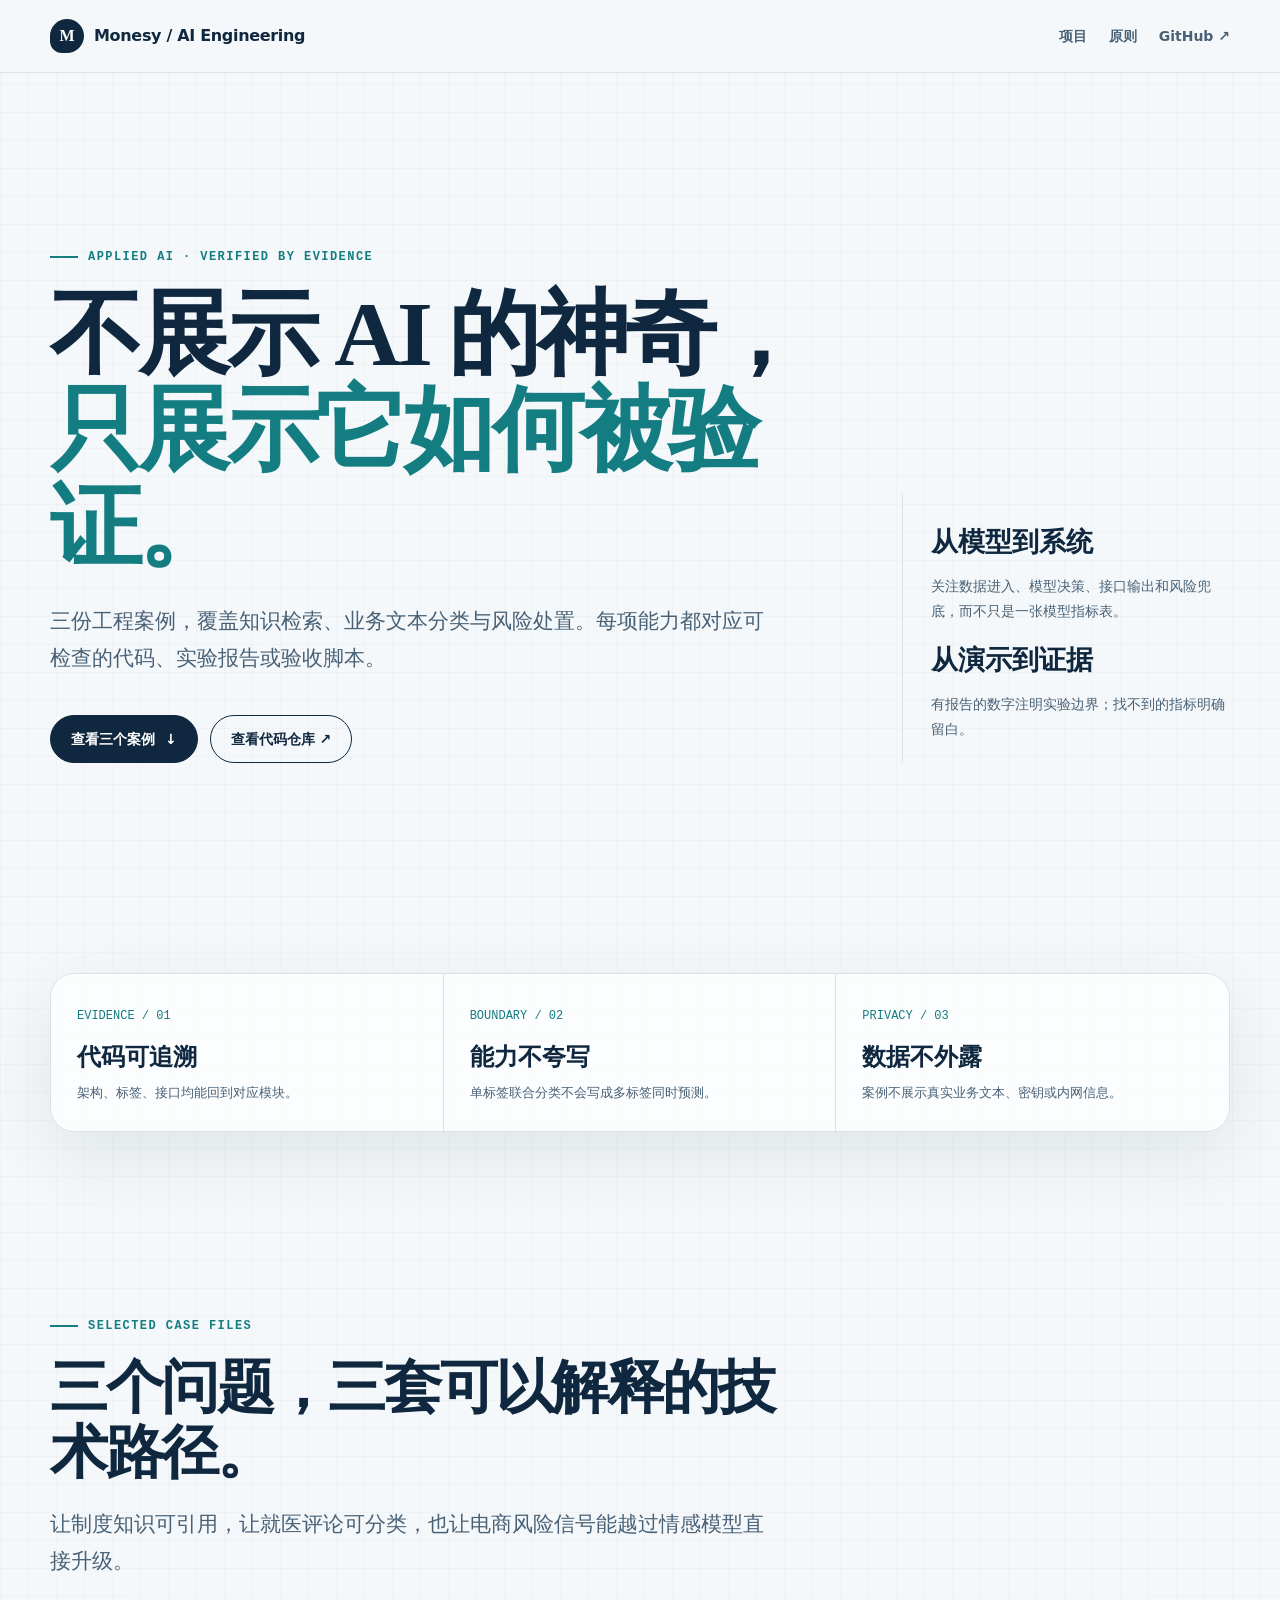
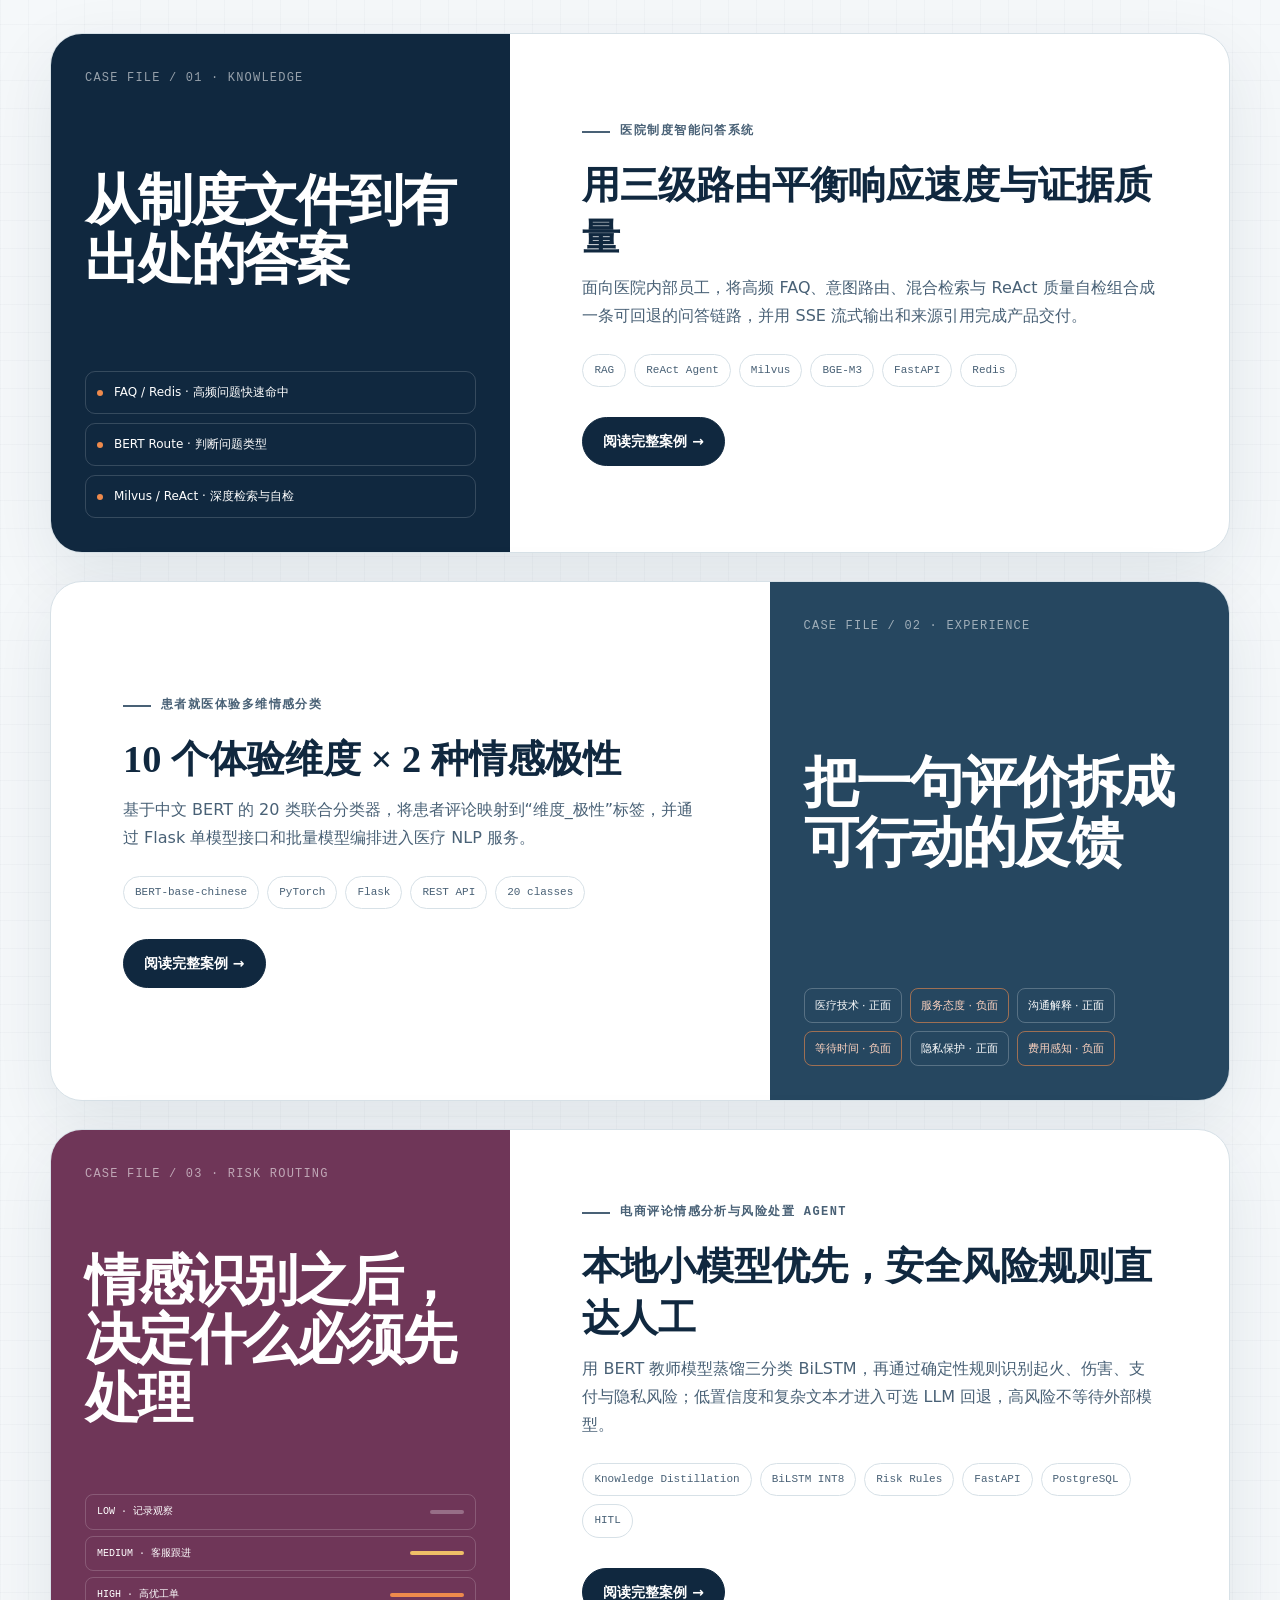
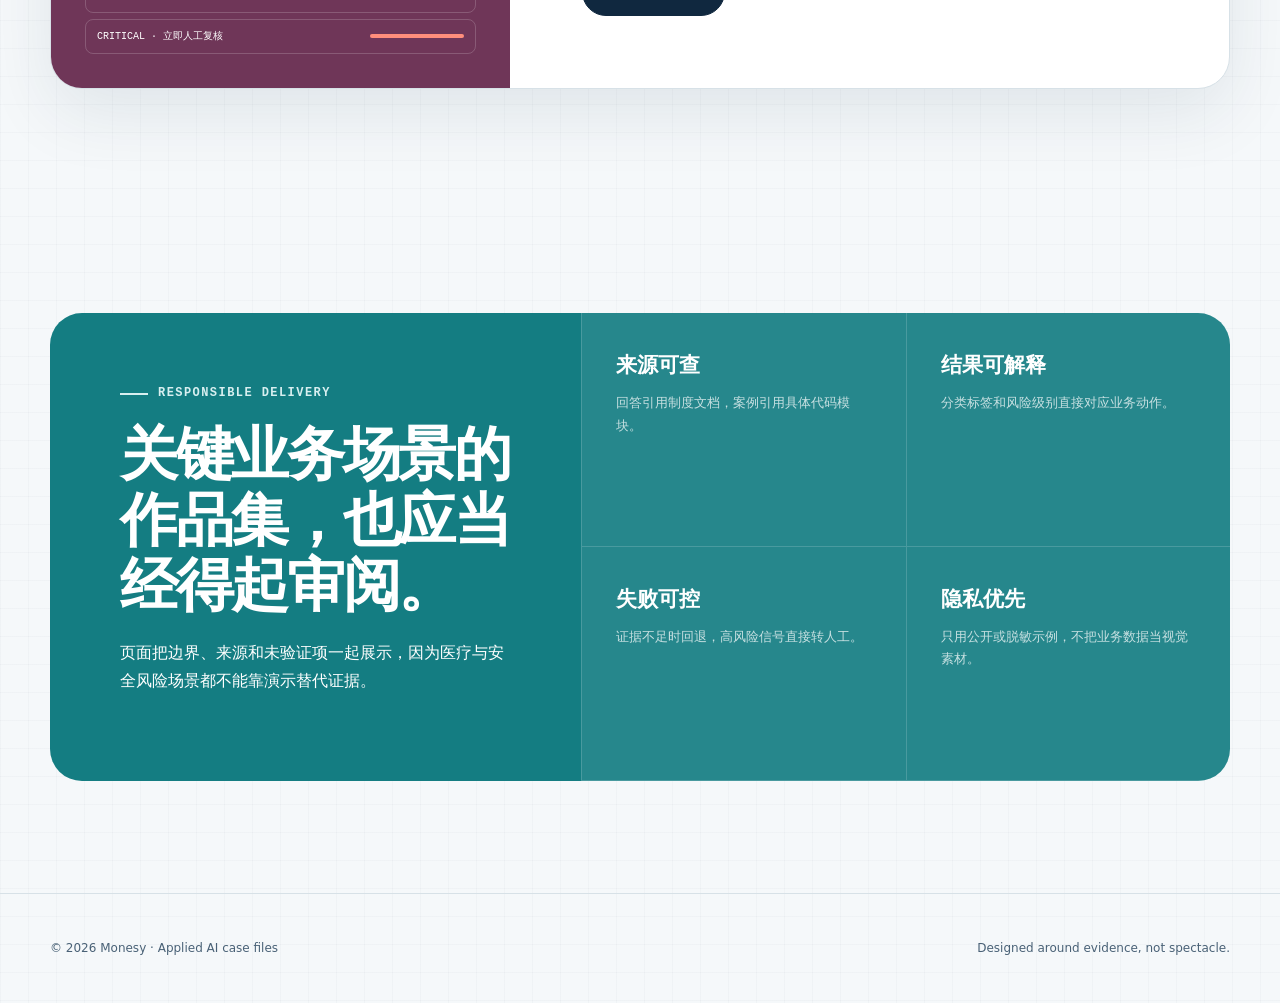
<file: index.html>
<!doctype html>
<html lang="zh-CN">
<head>
  <meta charset="utf-8">
  <meta name="viewport" content="width=device-width, initial-scale=1">
  <meta name="description" content="Monesy 的 AI 工程作品集：医院制度 RAG、患者体验分类与电商评论风险处置 Agent。">
  <meta name="theme-color" content="#10283f">
  <title>Monesy · AI 工程作品集</title>
  <link rel="stylesheet" href="styles.css">
  <script src="script.js" defer></script>
</head>
<body>
  <a class="skip-link" href="#main">跳到主要内容</a>
  <header class="site-header">
    <nav class="nav" aria-label="主导航">
      <a class="brand" href="index.html" aria-label="Monesy 作品集首页">
        <span class="brand-mark" aria-hidden="true">M</span>
        <span>Monesy / AI Engineering</span>
      </a>
      <div class="nav-links">
        <a href="#work">项目</a>
        <a href="#principles">原则</a>
        <a href="https://github.com/MonesyV" target="_blank" rel="noreferrer">GitHub ↗</a>
      </div>
    </nav>
  </header>

  <main id="main">
    <section class="hero">
      <div class="container hero-grid">
        <div data-reveal>
          <p class="eyebrow">Applied AI · Verified by evidence</p>
          <h1>不展示 AI 的神奇，<span class="accent">只展示它如何被验证。</span></h1>
          <p class="lead">三份工程案例，覆盖知识检索、业务文本分类与风险处置。每项能力都对应可检查的代码、实验报告或验收脚本。</p>
          <div class="hero-actions">
            <a class="button" href="#work">查看三个案例 <span aria-hidden="true">↓</span></a>
            <a class="button secondary" href="https://github.com/MonesyV" target="_blank" rel="noreferrer">查看代码仓库 ↗</a>
          </div>
        </div>
        <aside class="hero-aside" data-reveal>
          <strong>从模型到系统</strong>
          <p>关注数据进入、模型决策、接口输出和风险兜底，而不只是一张模型指标表。</p>
          <strong>从演示到证据</strong>
          <p>有报告的数字注明实验边界；找不到的指标明确留白。</p>
        </aside>
      </div>
    </section>

    <section class="section-tight" aria-label="作品集证据原则">
      <div class="container proof-strip" data-reveal>
        <article class="proof-item">
          <span>EVIDENCE / 01</span>
          <strong>代码可追溯</strong>
          <p>架构、标签、接口均能回到对应模块。</p>
        </article>
        <article class="proof-item">
          <span>BOUNDARY / 02</span>
          <strong>能力不夸写</strong>
          <p>单标签联合分类不会写成多标签同时预测。</p>
        </article>
        <article class="proof-item">
          <span>PRIVACY / 03</span>
          <strong>数据不外露</strong>
          <p>案例不展示真实业务文本、密钥或内网信息。</p>
        </article>
      </div>
    </section>

    <section class="section" id="work">
      <div class="container">
        <div class="section-heading" data-reveal>
          <p class="eyebrow">Selected case files</p>
          <h2>三个问题，三套可以解释的技术路径。</h2>
          <p class="lead">让制度知识可引用，让就医评论可分类，也让电商风险信号能越过情感模型直接升级。</p>
        </div>

        <div class="work-list">
          <article class="work-card" data-reveal>
            <div class="work-visual">
              <span class="work-index">CASE FILE / 01 · KNOWLEDGE</span>
              <div class="display">从制度文件到有出处的答案</div>
              <div class="route-mini" aria-label="三级问答路径示意">
                <span>FAQ / Redis · 高频问题快速命中</span>
                <span>BERT Route · 判断问题类型</span>
                <span>Milvus / ReAct · 深度检索与自检</span>
              </div>
            </div>
            <div class="work-body">
              <p class="eyebrow">医院制度智能问答系统</p>
              <h3>用三级路由平衡响应速度与证据质量</h3>
              <p>面向医院内部员工，将高频 FAQ、意图路由、混合检索与 ReAct 质量自检组合成一条可回退的问答链路，并用 SSE 流式输出和来源引用完成产品交付。</p>
              <ul class="tag-list" aria-label="技术栈">
                <li>RAG</li><li>ReAct Agent</li><li>Milvus</li><li>BGE-M3</li><li>FastAPI</li><li>Redis</li>
              </ul>
              <a class="button" href="projects/policy-rag.html">阅读完整案例 →</a>
            </div>
          </article>

          <article class="work-card" data-reveal>
            <div class="work-visual">
              <span class="work-index">CASE FILE / 02 · EXPERIENCE</span>
              <div class="display">把一句评价拆成可行动的反馈</div>
              <div class="label-cloud" aria-label="示例联合标签">
                <span>医疗技术 · 正面</span><span class="negative">服务态度 · 负面</span>
                <span>沟通解释 · 正面</span><span class="negative">等待时间 · 负面</span>
                <span>隐私保护 · 正面</span><span class="negative">费用感知 · 负面</span>
              </div>
            </div>
            <div class="work-body">
              <p class="eyebrow">患者就医体验多维情感分类</p>
              <h3>10 个体验维度 × 2 种情感极性</h3>
              <p>基于中文 BERT 的 20 类联合分类器，将患者评论映射到“维度_极性”标签，并通过 Flask 单模型接口和批量模型编排进入医疗 NLP 服务。</p>
              <ul class="tag-list" aria-label="技术栈">
                <li>BERT-base-chinese</li><li>PyTorch</li><li>Flask</li><li>REST API</li><li>20 classes</li>
              </ul>
              <a class="button" href="projects/patient-sentiment.html">阅读完整案例 →</a>
            </div>
          </article>

          <article class="work-card review-card" data-reveal>
            <div class="work-visual">
              <span class="work-index">CASE FILE / 03 · RISK ROUTING</span>
              <div class="display">情感识别之后，决定什么必须先处理</div>
              <div class="risk-mini" aria-label="评论风险处置阶梯">
                <span data-level="low">LOW · 记录观察</span>
                <span data-level="medium">MEDIUM · 客服跟进</span>
                <span data-level="high">HIGH · 高优工单</span>
                <span data-level="critical">CRITICAL · 立即人工复核</span>
              </div>
            </div>
            <div class="work-body">
              <p class="eyebrow">电商评论情感分析与风险处置 Agent</p>
              <h3>本地小模型优先，安全风险规则直达人工</h3>
              <p>用 BERT 教师模型蒸馏三分类 BiLSTM，再通过确定性规则识别起火、伤害、支付与隐私风险；低置信度和复杂文本才进入可选 LLM 回退，高风险不等待外部模型。</p>
              <ul class="tag-list" aria-label="技术栈">
                <li>Knowledge Distillation</li><li>BiLSTM INT8</li><li>Risk Rules</li><li>FastAPI</li><li>PostgreSQL</li><li>HITL</li>
              </ul>
              <a class="button" href="projects/review-intelligence.html">阅读完整案例 →</a>
            </div>
          </article>
        </div>
      </div>
    </section>

    <section class="section" id="principles">
      <div class="container ethics-block" data-reveal>
        <div class="ethics-intro">
          <p class="eyebrow" style="color:#d8eff0">Responsible delivery</p>
          <h2>关键业务场景的作品集，也应当经得起审阅。</h2>
          <p>页面把边界、来源和未验证项一起展示，因为医疗与安全风险场景都不能靠演示替代证据。</p>
        </div>
        <ul class="ethics-list">
          <li><strong>来源可查</strong><p>回答引用制度文档，案例引用具体代码模块。</p></li>
          <li><strong>结果可解释</strong><p>分类标签和风险级别直接对应业务动作。</p></li>
          <li><strong>失败可控</strong><p>证据不足时回退，高风险信号直接转人工。</p></li>
          <li><strong>隐私优先</strong><p>只用公开或脱敏示例，不把业务数据当视觉素材。</p></li>
        </ul>
      </div>
    </section>
  </main>

  <footer class="site-footer">
    <div class="container footer-inner">
      <span>© <span data-year></span> Monesy · Applied AI case files</span>
      <span>Designed around evidence, not spectacle.</span>
    </div>
  </footer>
</body>
</html>
</file>
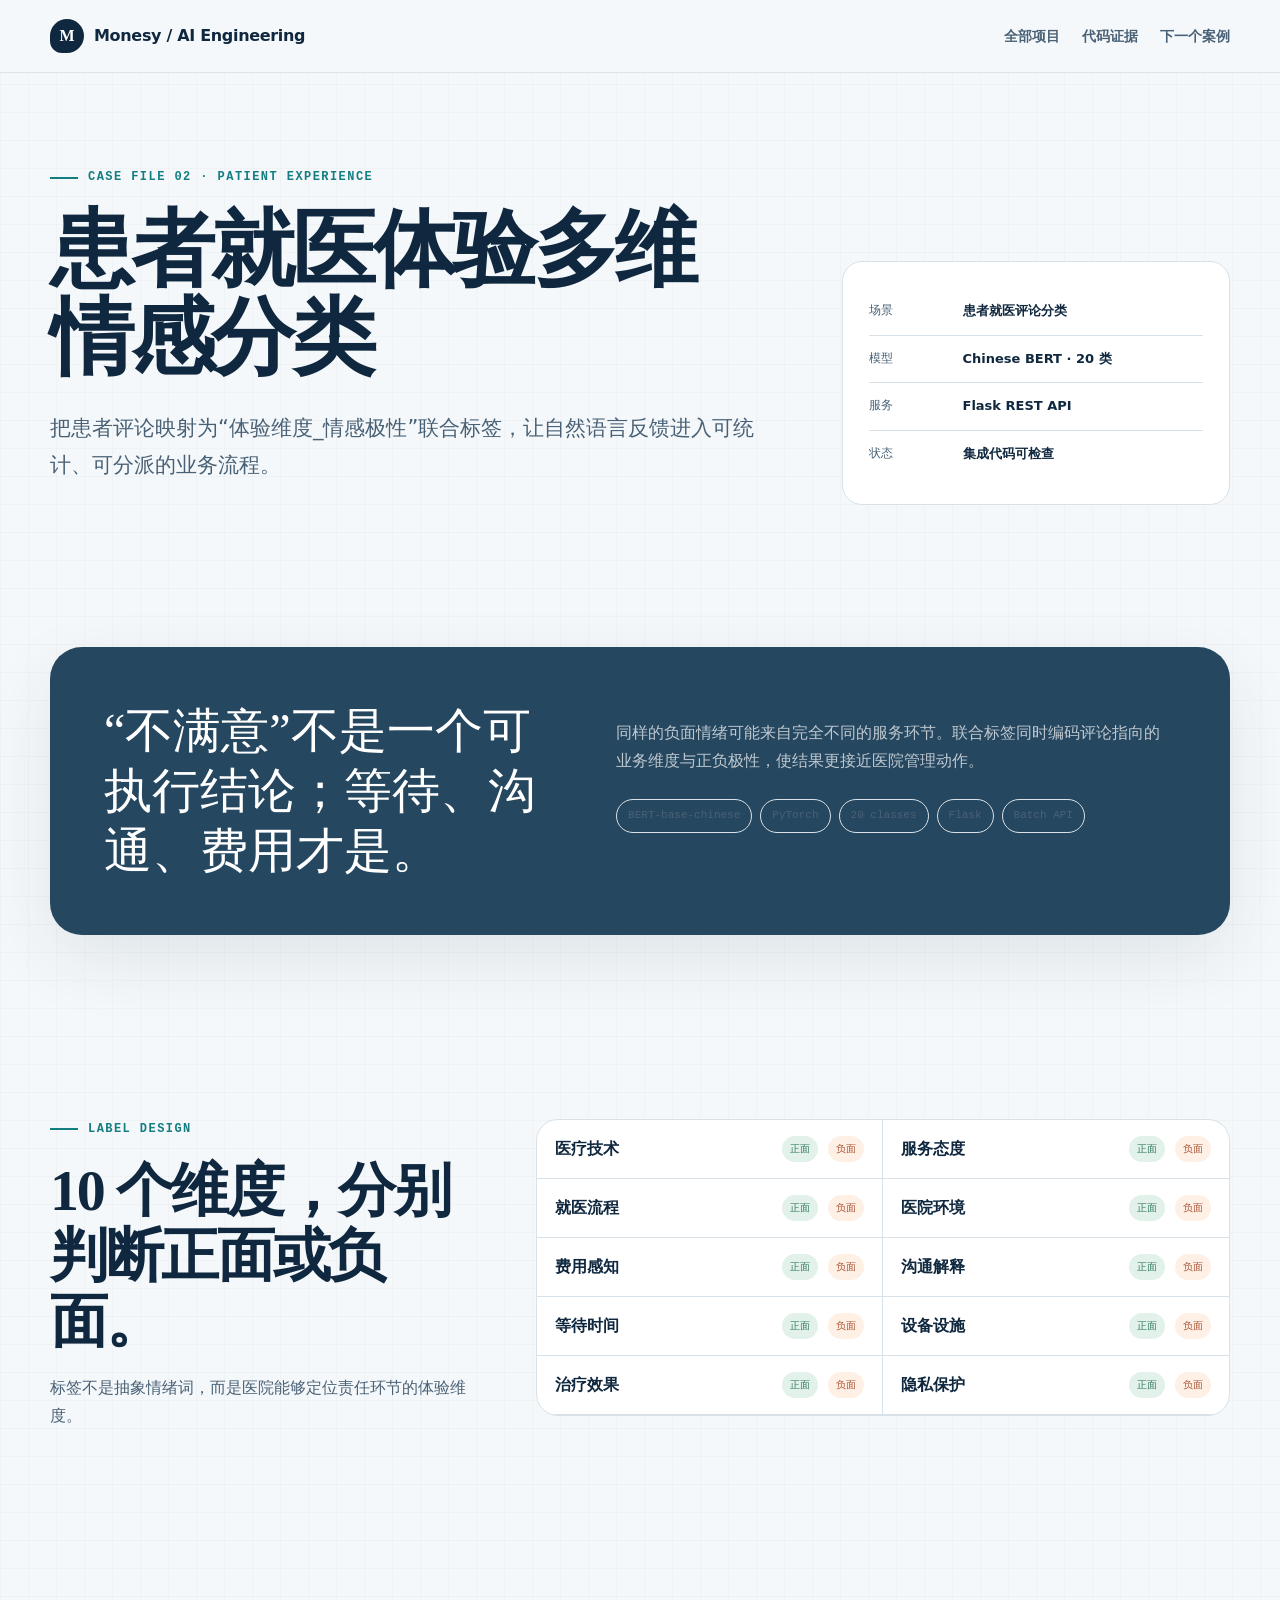
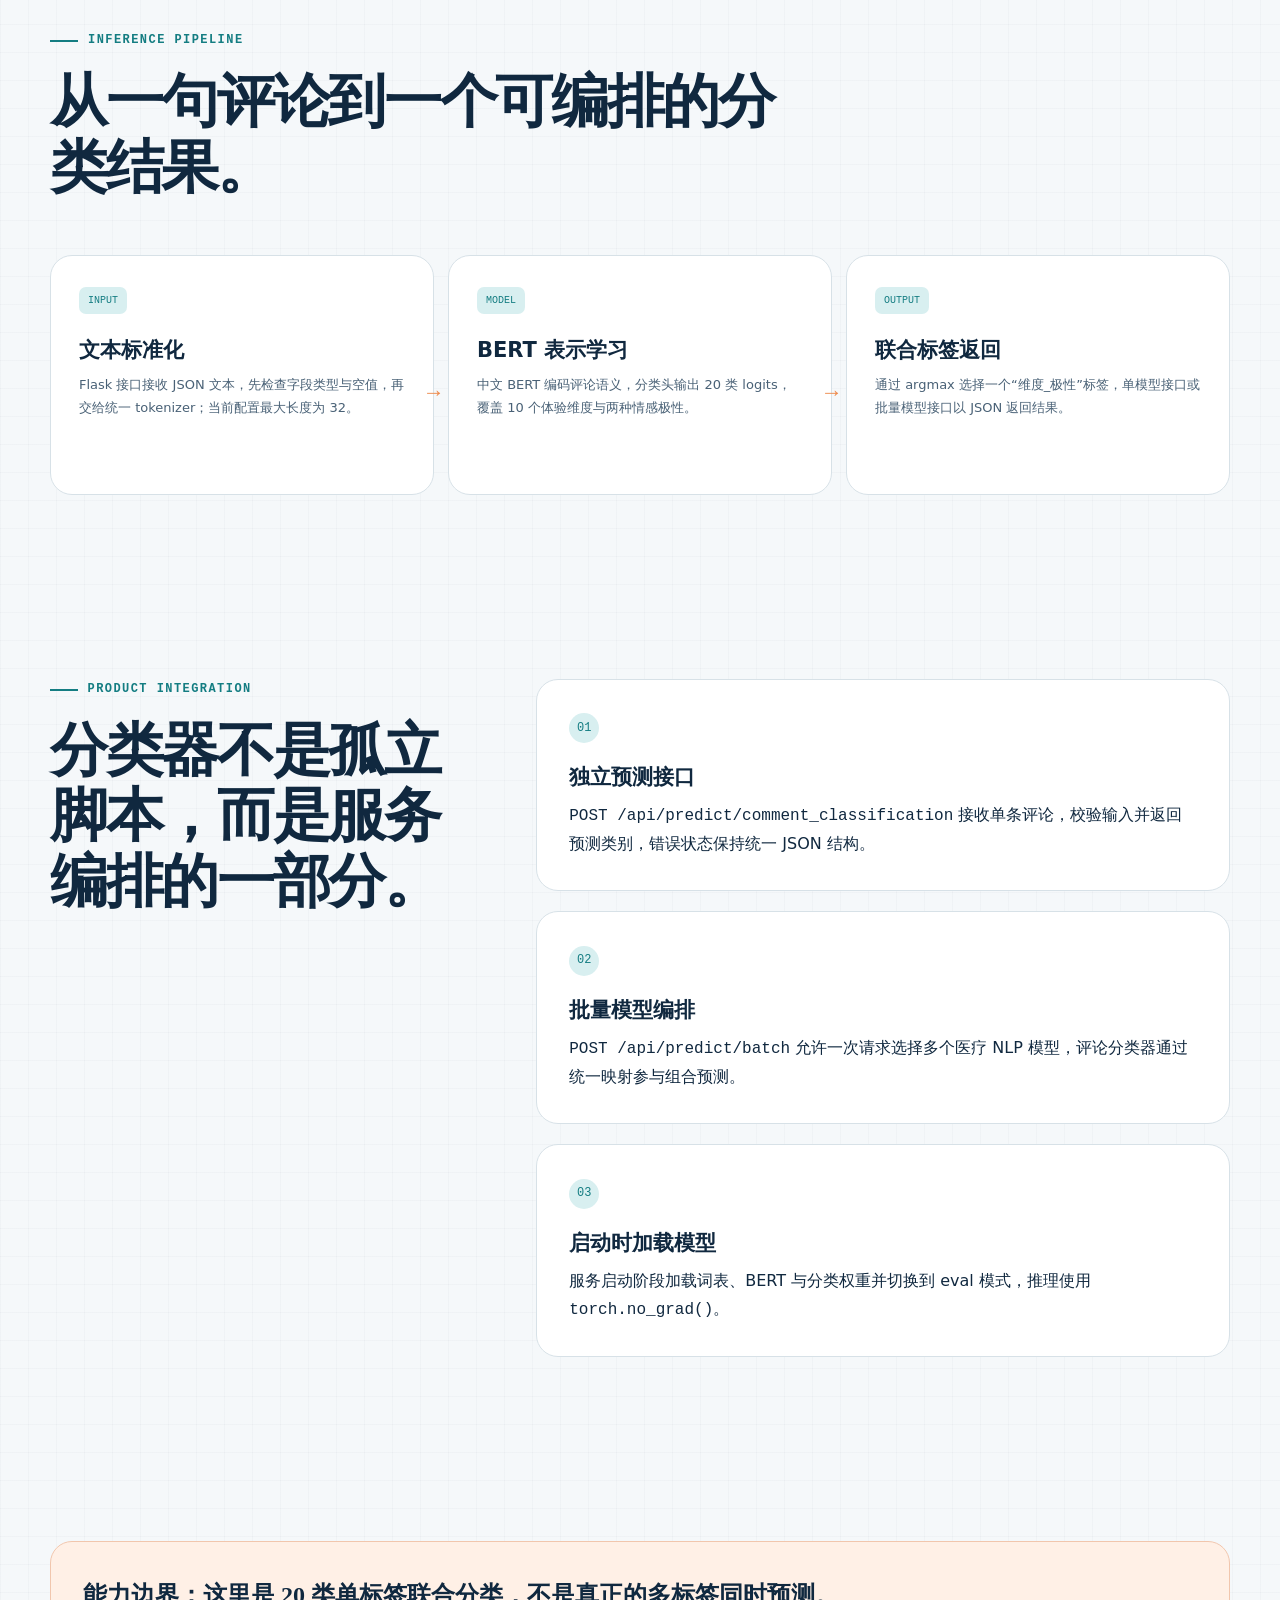
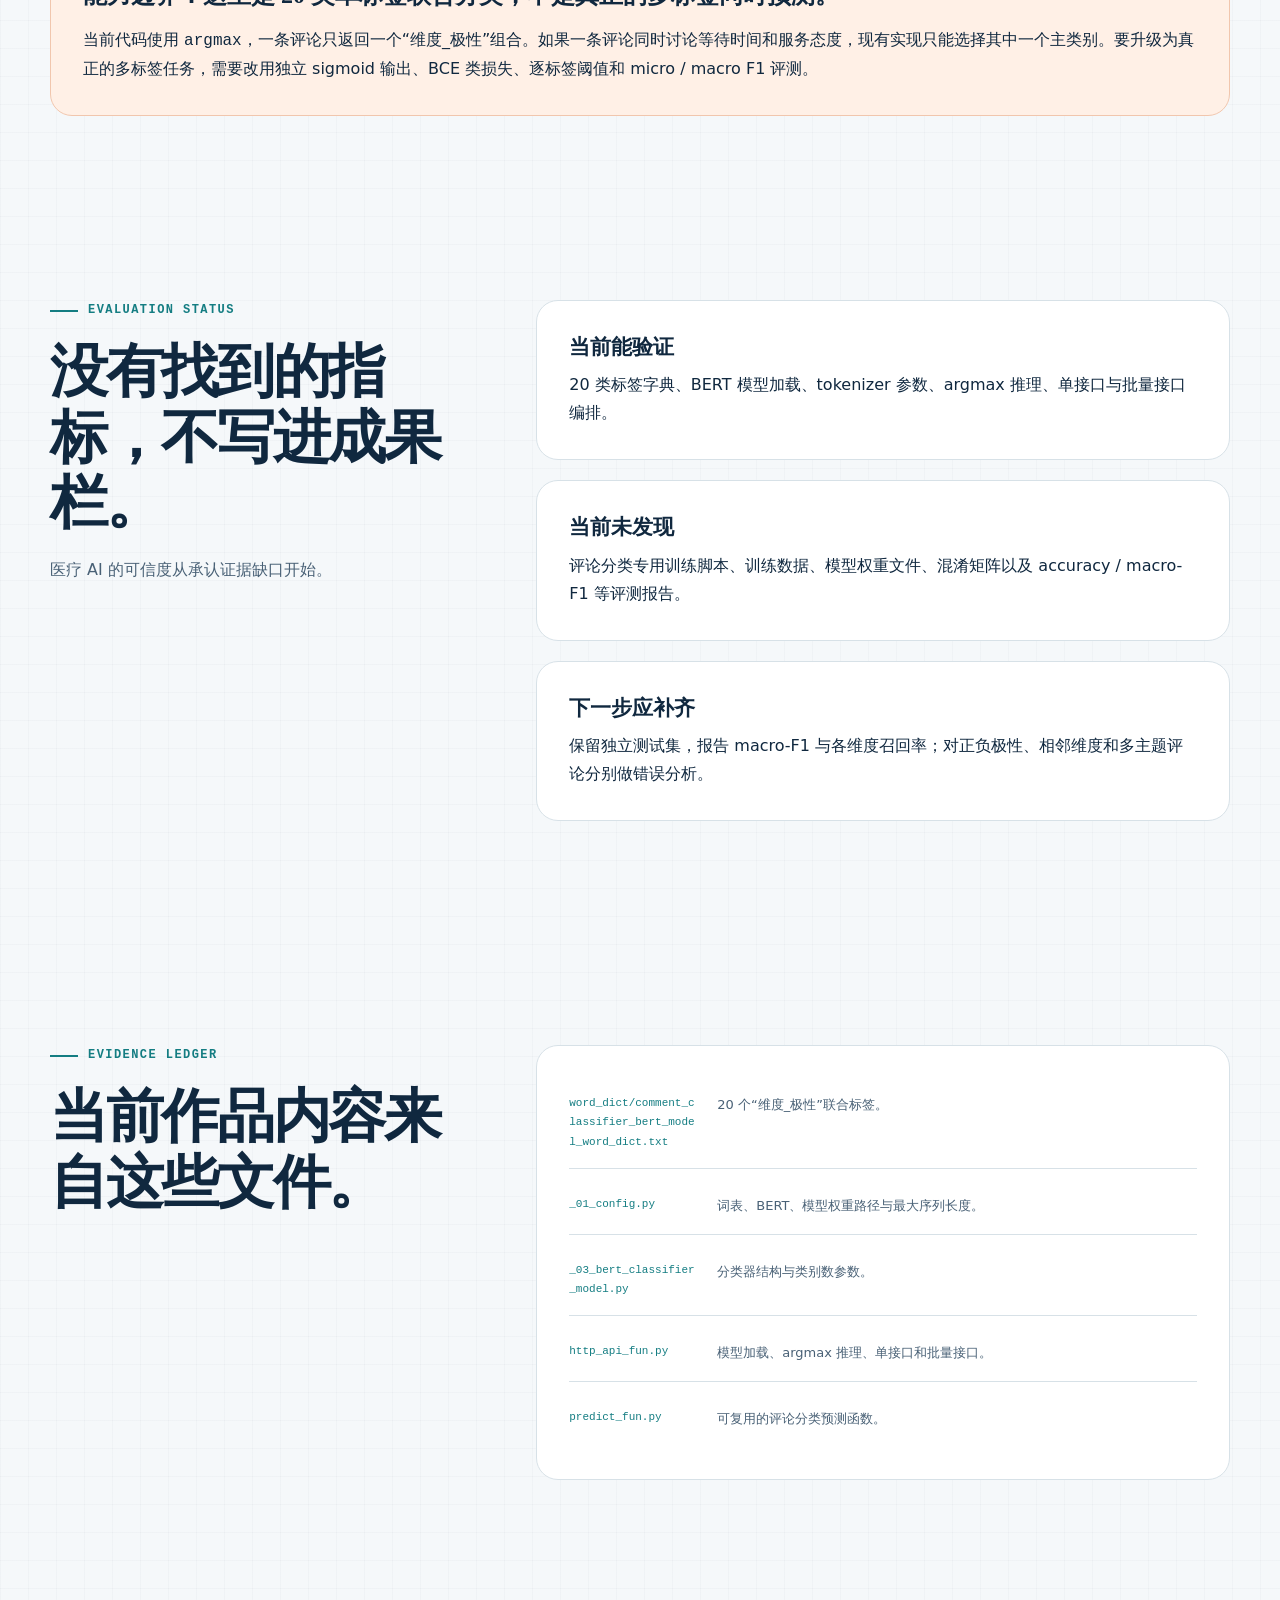
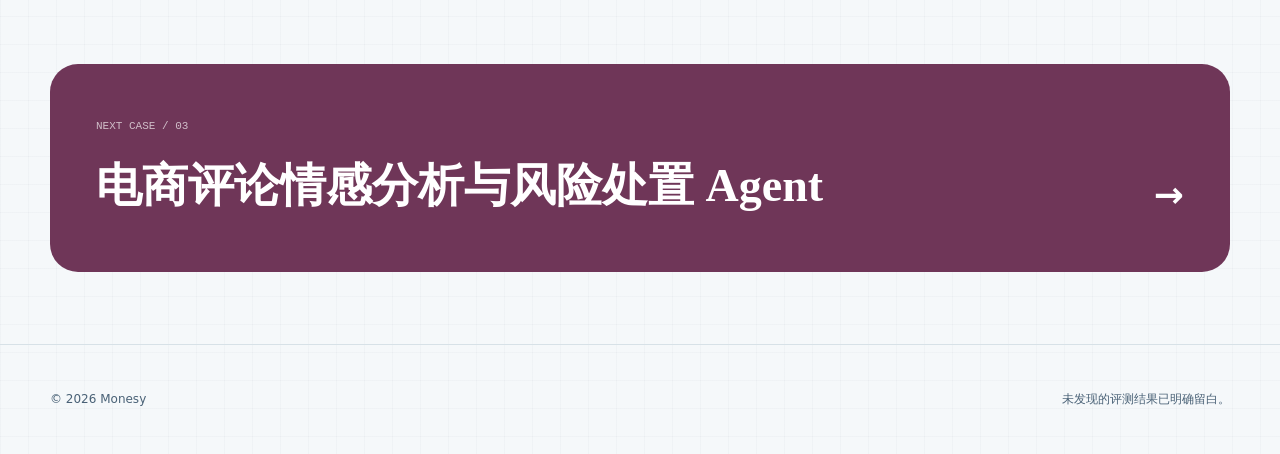
<file: projects/patient-sentiment.html>
<!doctype html>
<html lang="zh-CN">
<head>
  <meta charset="utf-8">
  <meta name="viewport" content="width=device-width, initial-scale=1">
  <meta name="description" content="患者就医体验多维情感分类案例：10 个体验维度与正负情感构成 20 个联合类别。">
  <meta name="theme-color" content="#264760">
  <title>患者就医体验多维情感分类 · Monesy</title>
  <link rel="stylesheet" href="../styles.css">
  <script src="../script.js" defer></script>
</head>
<body>
  <a class="skip-link" href="#main">跳到主要内容</a>
  <header class="site-header">
    <nav class="nav" aria-label="主导航">
      <a class="brand" href="../index.html"><span class="brand-mark" aria-hidden="true">M</span><span>Monesy / AI Engineering</span></a>
      <div class="nav-links"><a href="../index.html#work">全部项目</a><a href="#evidence">代码证据</a><a href="review-intelligence.html">下一个案例</a></div>
    </nav>
  </header>

  <main id="main">
    <section class="case-hero">
      <div class="container case-hero-grid">
        <div data-reveal>
          <p class="eyebrow">Case file 02 · Patient experience</p>
          <h1>患者就医体验多维情感分类</h1>
          <p class="lead">把患者评论映射为“体验维度_情感极性”联合标签，让自然语言反馈进入可统计、可分派的业务流程。</p>
        </div>
        <aside class="case-meta" data-reveal>
          <dl>
            <div><dt>场景</dt><dd>患者就医评论分类</dd></div>
            <div><dt>模型</dt><dd>Chinese BERT · 20 类</dd></div>
            <div><dt>服务</dt><dd>Flask REST API</dd></div>
            <div><dt>状态</dt><dd>集成代码可检查</dd></div>
          </dl>
        </aside>
      </div>
    </section>

    <section class="section-tight">
      <div class="container case-banner" data-reveal style="background:#264760">
        <div class="case-banner-grid">
          <blockquote>“不满意”不是一个可执行结论；等待、沟通、费用才是。</blockquote>
          <div>
            <p>同样的负面情绪可能来自完全不同的服务环节。联合标签同时编码评论指向的业务维度与正负极性，使结果更接近医院管理动作。</p>
            <ul class="tag-list"><li>BERT-base-chinese</li><li>PyTorch</li><li>20 classes</li><li>Flask</li><li>Batch API</li></ul>
          </div>
        </div>
      </div>
    </section>

    <section class="section">
      <div class="container content-grid">
        <div class="sticky-title" data-reveal>
          <p class="eyebrow">Label design</p>
          <h2>10 个维度，分别判断正面或负面。</h2>
          <p class="text-muted">标签不是抽象情绪词，而是医院能够定位责任环节的体验维度。</p>
        </div>
        <div class="label-matrix" data-reveal aria-label="20 个联合分类标签">
          <div class="label-row"><span>医疗技术</span><span class="polarity positive">正面</span><span class="polarity negative">负面</span></div>
          <div class="label-row"><span>服务态度</span><span class="polarity positive">正面</span><span class="polarity negative">负面</span></div>
          <div class="label-row"><span>就医流程</span><span class="polarity positive">正面</span><span class="polarity negative">负面</span></div>
          <div class="label-row"><span>医院环境</span><span class="polarity positive">正面</span><span class="polarity negative">负面</span></div>
          <div class="label-row"><span>费用感知</span><span class="polarity positive">正面</span><span class="polarity negative">负面</span></div>
          <div class="label-row"><span>沟通解释</span><span class="polarity positive">正面</span><span class="polarity negative">负面</span></div>
          <div class="label-row"><span>等待时间</span><span class="polarity positive">正面</span><span class="polarity negative">负面</span></div>
          <div class="label-row"><span>设备设施</span><span class="polarity positive">正面</span><span class="polarity negative">负面</span></div>
          <div class="label-row"><span>治疗效果</span><span class="polarity positive">正面</span><span class="polarity negative">负面</span></div>
          <div class="label-row"><span>隐私保护</span><span class="polarity positive">正面</span><span class="polarity negative">负面</span></div>
        </div>
      </div>
    </section>

    <section class="section-tight">
      <div class="container">
        <div class="section-heading" data-reveal><p class="eyebrow">Inference pipeline</p><h2>从一句评论到一个可编排的分类结果。</h2></div>
        <div class="architecture">
          <article data-reveal><span class="chip">INPUT</span><h3>文本标准化</h3><p>Flask 接口接收 JSON 文本，先检查字段类型与空值，再交给统一 tokenizer；当前配置最大长度为 32。</p></article>
          <article data-reveal><span class="chip">MODEL</span><h3>BERT 表示学习</h3><p>中文 BERT 编码评论语义，分类头输出 20 类 logits，覆盖 10 个体验维度与两种情感极性。</p></article>
          <article data-reveal><span class="chip">OUTPUT</span><h3>联合标签返回</h3><p>通过 argmax 选择一个“维度_极性”标签，单模型接口或批量模型接口以 JSON 返回结果。</p></article>
        </div>
      </div>
    </section>

    <section class="section">
      <div class="container content-grid">
        <div class="sticky-title" data-reveal>
          <p class="eyebrow">Product integration</p>
          <h2>分类器不是孤立脚本，而是服务编排的一部分。</h2>
        </div>
        <div class="content-stack">
          <article class="content-card" data-reveal><span class="number">01</span><h3>独立预测接口</h3><p><span class="mono">POST /api/predict/comment_classification</span> 接收单条评论，校验输入并返回预测类别，错误状态保持统一 JSON 结构。</p></article>
          <article class="content-card" data-reveal><span class="number">02</span><h3>批量模型编排</h3><p><span class="mono">POST /api/predict/batch</span> 允许一次请求选择多个医疗 NLP 模型，评论分类器通过统一映射参与组合预测。</p></article>
          <article class="content-card" data-reveal><span class="number">03</span><h3>启动时加载模型</h3><p>服务启动阶段加载词表、BERT 与分类权重并切换到 eval 模式，推理使用 <span class="mono">torch.no_grad()</span>。</p></article>
        </div>
      </div>
    </section>

    <section class="section-tight">
      <div class="container boundary" data-reveal>
        <strong>能力边界：这里是 20 类单标签联合分类，不是真正的多标签同时预测。</strong>
        <p>当前代码使用 <span class="mono">argmax</span>，一条评论只返回一个“维度_极性”组合。如果一条评论同时讨论等待时间和服务态度，现有实现只能选择其中一个主类别。要升级为真正的多标签任务，需要改用独立 sigmoid 输出、BCE 类损失、逐标签阈值和 micro / macro F1 评测。</p>
      </div>
    </section>

    <section class="section">
      <div class="container content-grid">
        <div class="sticky-title" data-reveal>
          <p class="eyebrow">Evaluation status</p>
          <h2>没有找到的指标，不写进成果栏。</h2>
          <p class="text-muted">医疗 AI 的可信度从承认证据缺口开始。</p>
        </div>
        <div class="content-stack">
          <article class="content-card" data-reveal><h3>当前能验证</h3><p>20 类标签字典、BERT 模型加载、tokenizer 参数、argmax 推理、单接口与批量接口编排。</p></article>
          <article class="content-card" data-reveal><h3>当前未发现</h3><p>评论分类专用训练脚本、训练数据、模型权重文件、混淆矩阵以及 accuracy / macro-F1 等评测报告。</p></article>
          <article class="content-card" data-reveal><h3>下一步应补齐</h3><p>保留独立测试集，报告 macro-F1 与各维度召回率；对正负极性、相邻维度和多主题评论分别做错误分析。</p></article>
        </div>
      </div>
    </section>

    <section class="section" id="evidence">
      <div class="container content-grid">
        <div class="sticky-title" data-reveal><p class="eyebrow">Evidence ledger</p><h2>当前作品内容来自这些文件。</h2></div>
        <div class="content-card code-evidence" data-reveal>
          <div class="evidence-row"><code>word_dict/comment_classifier_bert_model_word_dict.txt</code><span>20 个“维度_极性”联合标签。</span></div>
          <div class="evidence-row"><code>_01_config.py</code><span>词表、BERT、模型权重路径与最大序列长度。</span></div>
          <div class="evidence-row"><code>_03_bert_classifier_model.py</code><span>分类器结构与类别数参数。</span></div>
          <div class="evidence-row"><code>http_api_fun.py</code><span>模型加载、argmax 推理、单接口和批量接口。</span></div>
          <div class="evidence-row"><code>predict_fun.py</code><span>可复用的评论分类预测函数。</span></div>
        </div>
      </div>
    </section>

    <section class="section-tight">
      <div class="container next-case" data-reveal style="background:var(--plum)">
        <a href="review-intelligence.html"><div><span>NEXT CASE / 03</span><strong>电商评论情感分析与风险处置 Agent</strong></div><b aria-hidden="true">→</b></a>
      </div>
    </section>
  </main>

  <footer class="site-footer"><div class="container footer-inner"><span>© <span data-year></span> Monesy</span><span>未发现的评测结果已明确留白。</span></div></footer>
</body>
</html>
</file>
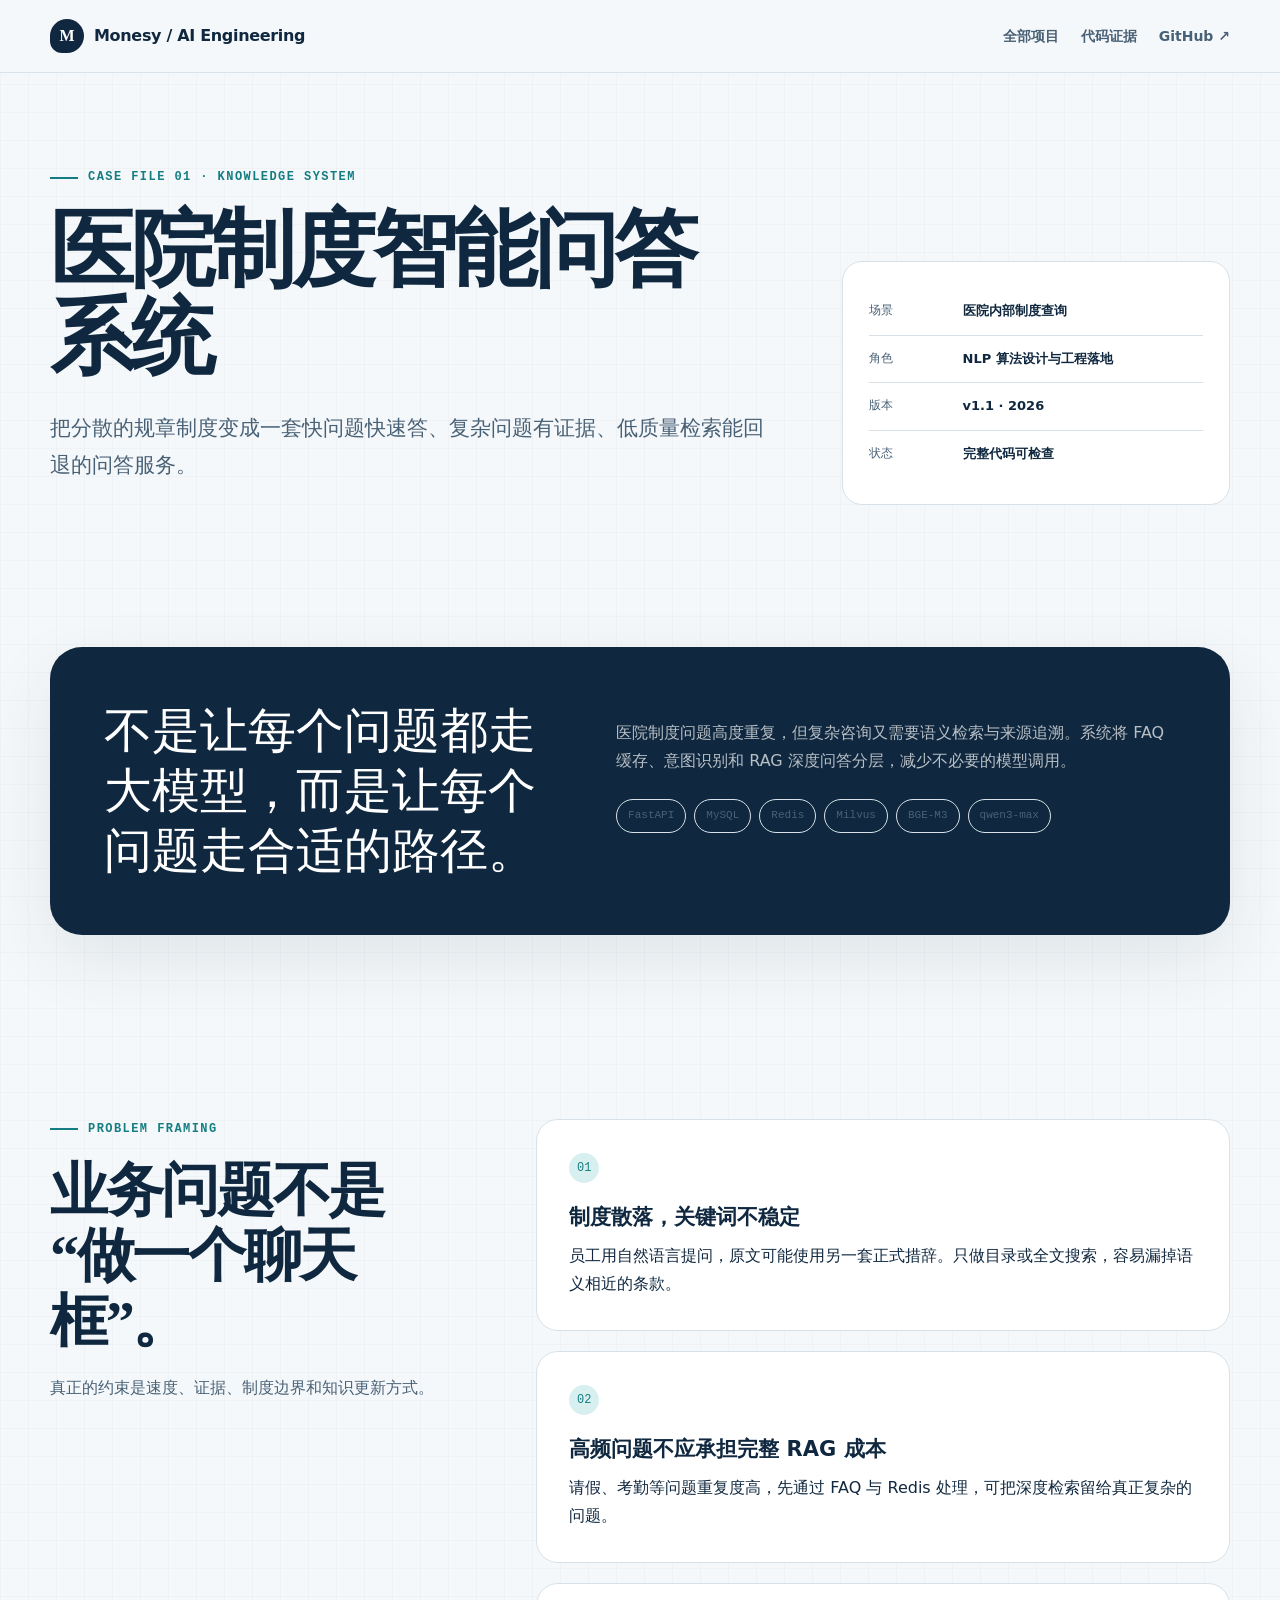
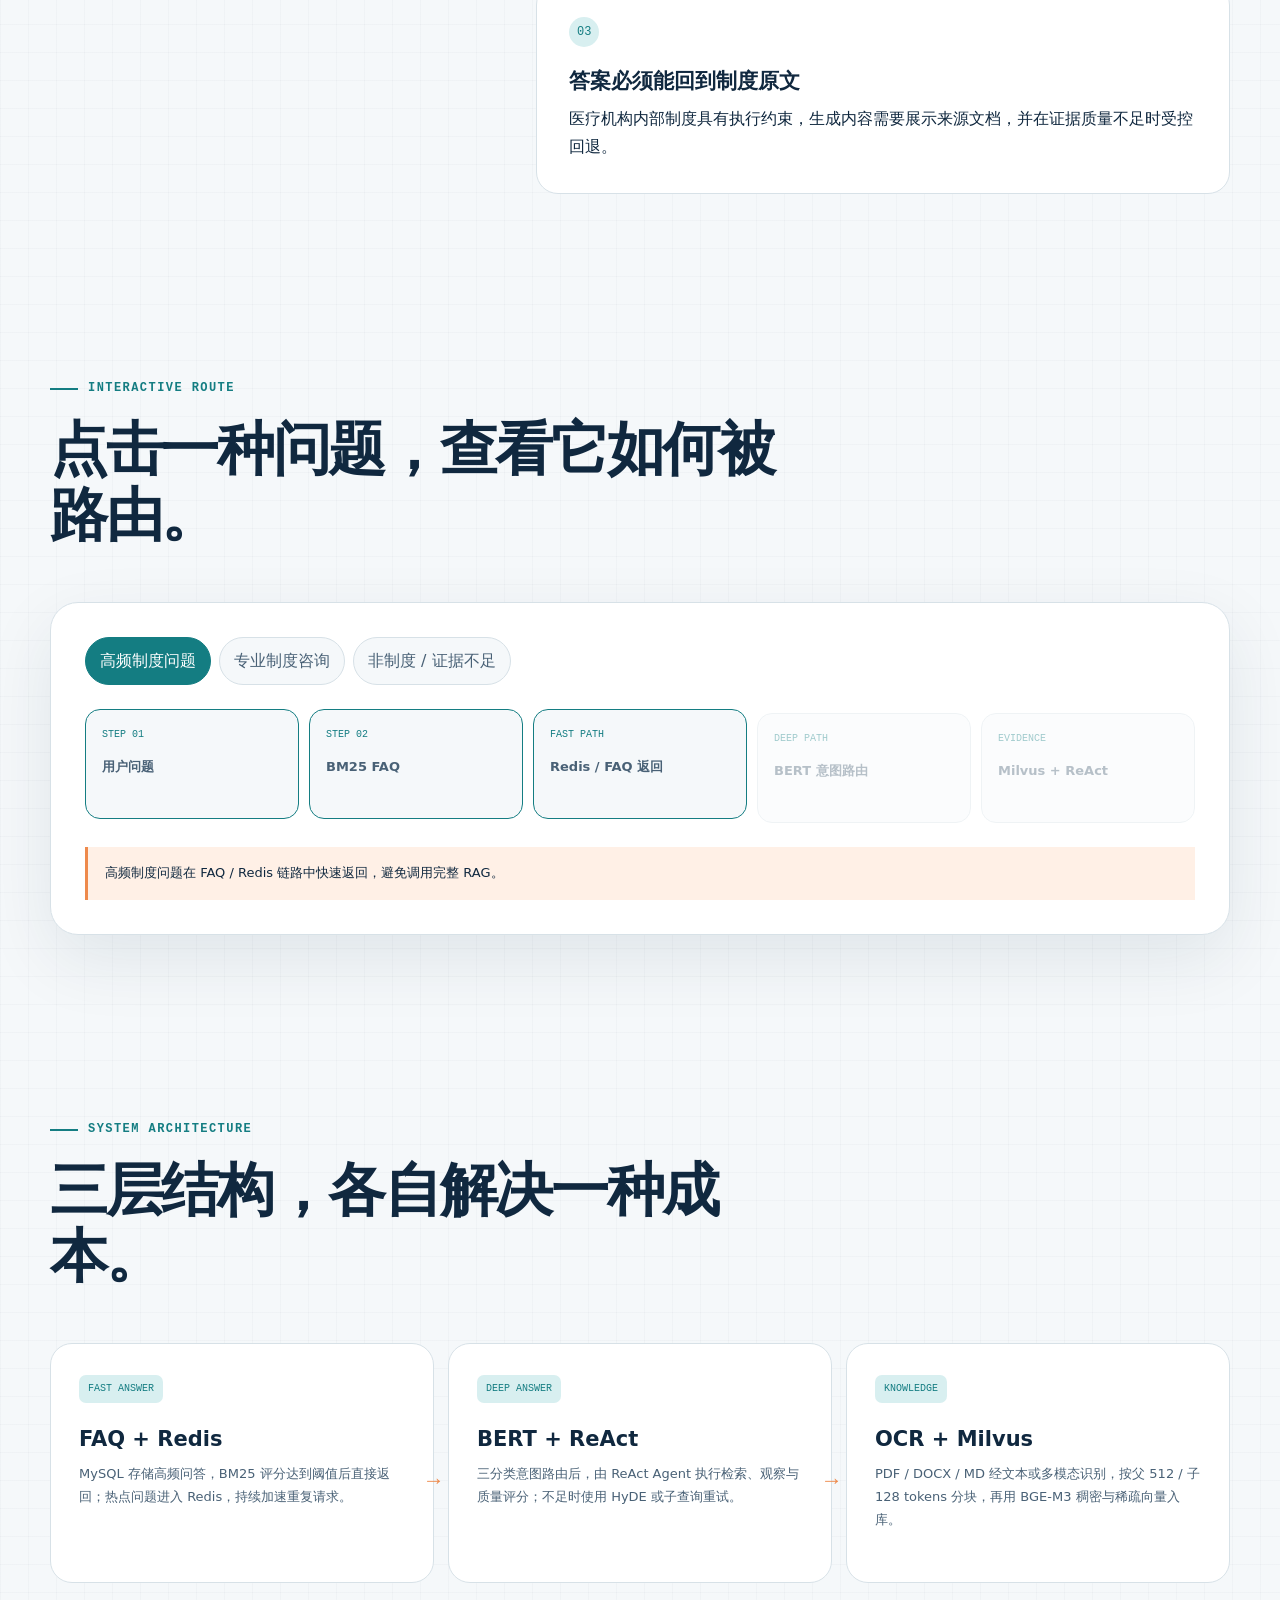
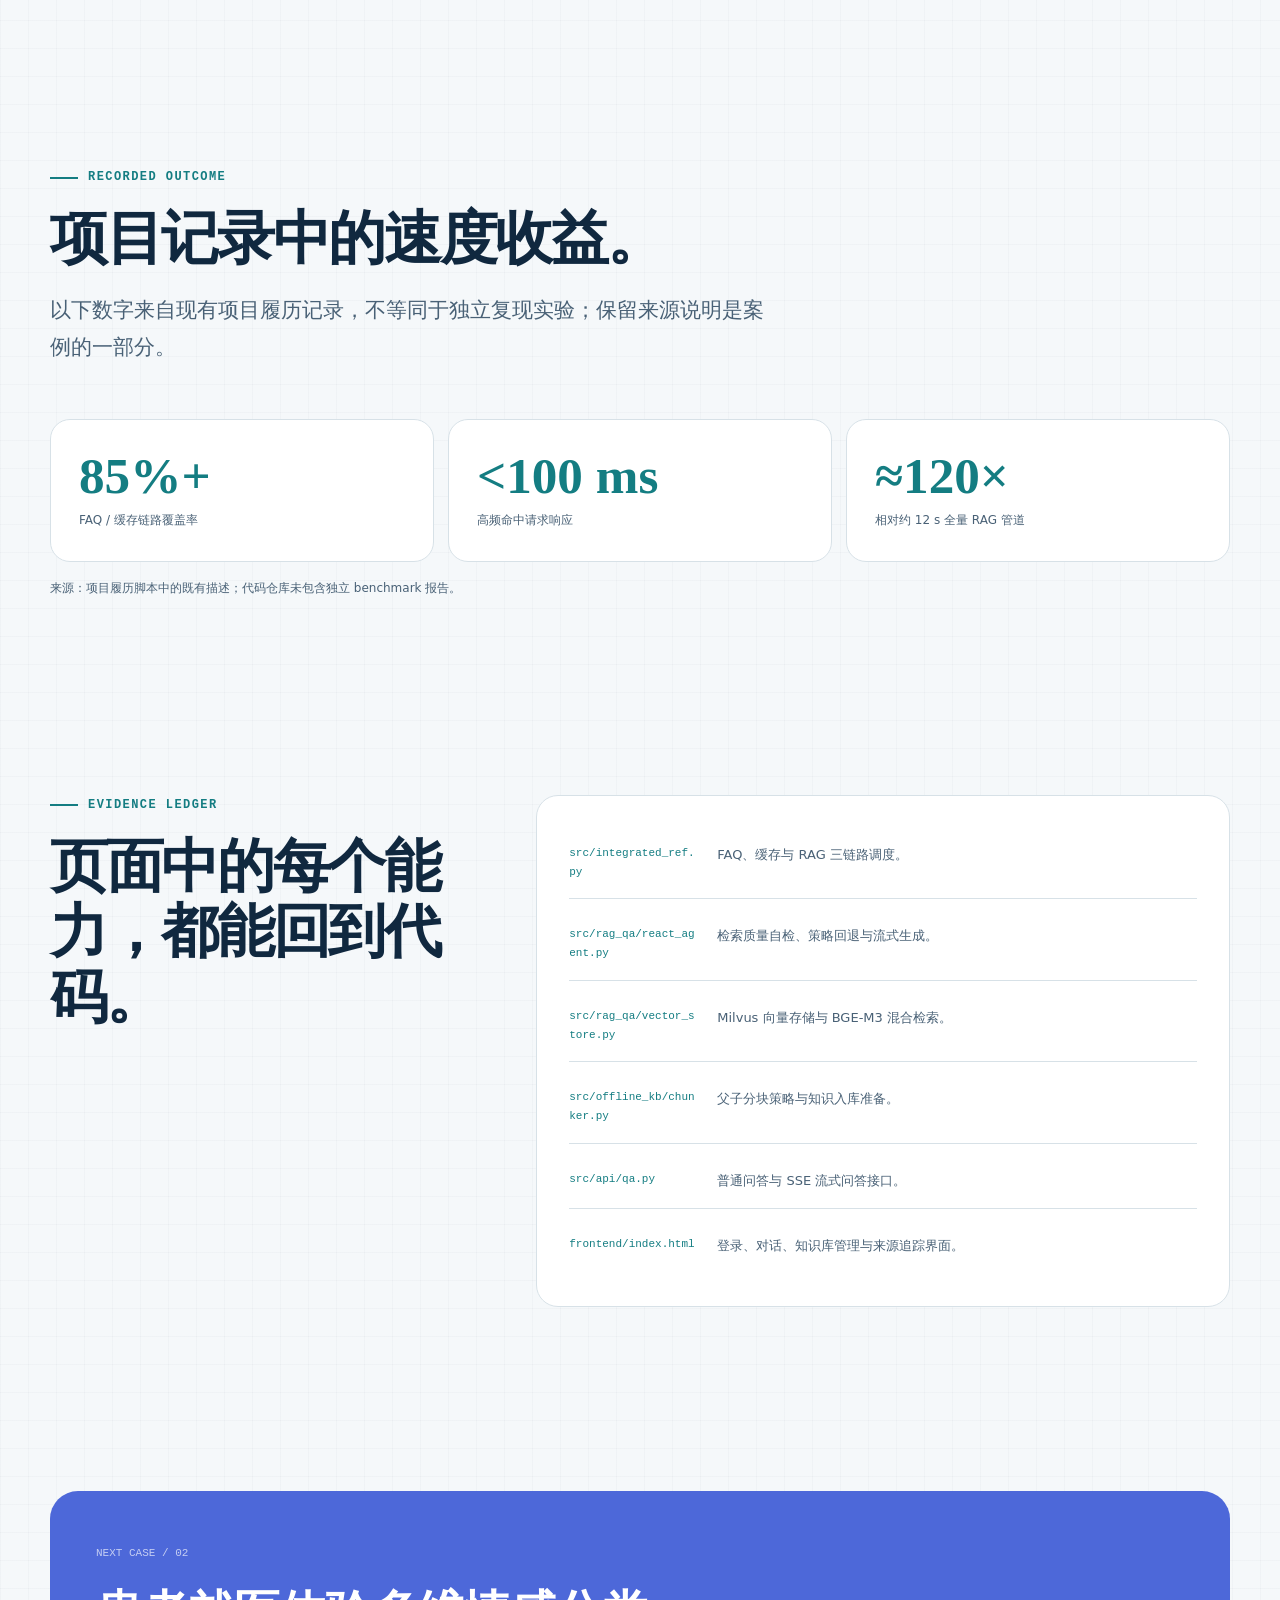
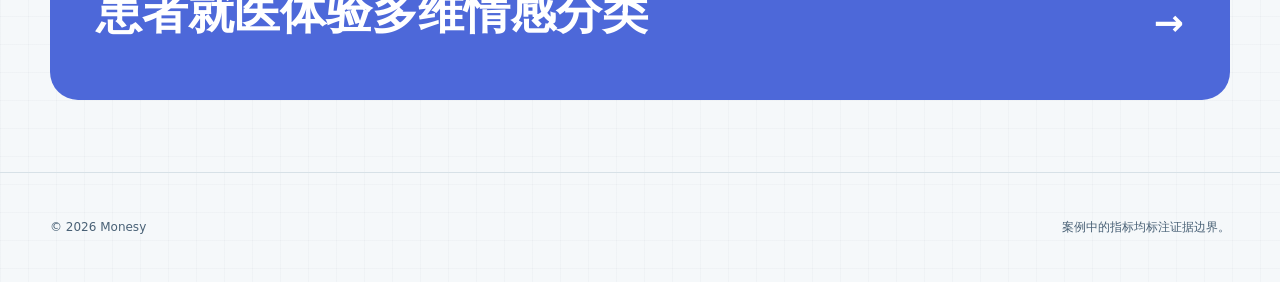
<file: projects/policy-rag.html>
<!doctype html>
<html lang="zh-CN">
<head>
  <meta charset="utf-8">
  <meta name="viewport" content="width=device-width, initial-scale=1">
  <meta name="description" content="医院制度智能问答系统案例：FAQ、Redis、BERT 意图路由、Milvus RAG 与 ReAct Agent。">
  <meta name="theme-color" content="#10283f">
  <title>医院制度智能问答系统 · Monesy</title>
  <link rel="stylesheet" href="../styles.css">
  <script src="../script.js" defer></script>
</head>
<body>
  <a class="skip-link" href="#main">跳到主要内容</a>
  <header class="site-header">
    <nav class="nav" aria-label="主导航">
      <a class="brand" href="../index.html"><span class="brand-mark" aria-hidden="true">M</span><span>Monesy / AI Engineering</span></a>
      <div class="nav-links"><a href="../index.html#work">全部项目</a><a href="#evidence">代码证据</a><a href="https://github.com/MonesyV/yzyz_policy_demo_v1.0" target="_blank" rel="noreferrer">GitHub ↗</a></div>
    </nav>
  </header>

  <main id="main">
    <section class="case-hero">
      <div class="container case-hero-grid">
        <div data-reveal>
          <p class="eyebrow">Case file 01 · Knowledge system</p>
          <h1>医院制度智能问答系统</h1>
          <p class="lead">把分散的规章制度变成一套快问题快速答、复杂问题有证据、低质量检索能回退的问答服务。</p>
        </div>
        <aside class="case-meta" data-reveal>
          <dl>
            <div><dt>场景</dt><dd>医院内部制度查询</dd></div>
            <div><dt>角色</dt><dd>NLP 算法设计与工程落地</dd></div>
            <div><dt>版本</dt><dd>v1.1 · 2026</dd></div>
            <div><dt>状态</dt><dd>完整代码可检查</dd></div>
          </dl>
        </aside>
      </div>
    </section>

    <section class="section-tight">
      <div class="container case-banner" data-reveal>
        <div class="case-banner-grid">
          <blockquote>不是让每个问题都走大模型，而是让每个问题走合适的路径。</blockquote>
          <div>
            <p>医院制度问题高度重复，但复杂咨询又需要语义检索与来源追溯。系统将 FAQ 缓存、意图识别和 RAG 深度问答分层，减少不必要的模型调用。</p>
            <ul class="tag-list"><li>FastAPI</li><li>MySQL</li><li>Redis</li><li>Milvus</li><li>BGE-M3</li><li>qwen3-max</li></ul>
          </div>
        </div>
      </div>
    </section>

    <section class="section">
      <div class="container content-grid">
        <div class="sticky-title" data-reveal>
          <p class="eyebrow">Problem framing</p>
          <h2>业务问题不是“做一个聊天框”。</h2>
          <p class="text-muted">真正的约束是速度、证据、制度边界和知识更新方式。</p>
        </div>
        <div class="content-stack">
          <article class="content-card" data-reveal><span class="number">01</span><h3>制度散落，关键词不稳定</h3><p>员工用自然语言提问，原文可能使用另一套正式措辞。只做目录或全文搜索，容易漏掉语义相近的条款。</p></article>
          <article class="content-card" data-reveal><span class="number">02</span><h3>高频问题不应承担完整 RAG 成本</h3><p>请假、考勤等问题重复度高，先通过 FAQ 与 Redis 处理，可把深度检索留给真正复杂的问题。</p></article>
          <article class="content-card" data-reveal><span class="number">03</span><h3>答案必须能回到制度原文</h3><p>医疗机构内部制度具有执行约束，生成内容需要展示来源文档，并在证据质量不足时受控回退。</p></article>
        </div>
      </div>
    </section>

    <section class="section-tight">
      <div class="container">
        <div class="section-heading" data-reveal><p class="eyebrow">Interactive route</p><h2>点击一种问题，查看它如何被路由。</h2></div>
        <div class="route-demo" data-route-demo data-reveal>
          <div class="route-controls" aria-label="问题类型">
            <button type="button" data-route="faq" aria-pressed="true">高频制度问题</button>
            <button type="button" data-route="rag" aria-pressed="false">专业制度咨询</button>
            <button type="button" data-route="fallback" aria-pressed="false">非制度 / 证据不足</button>
          </div>
          <div class="route-track" aria-label="系统路由步骤">
            <div class="route-stage is-active" data-stage="faq rag fallback"><span>STEP 01</span><strong>用户问题</strong></div>
            <div class="route-stage is-active" data-stage="faq rag fallback"><span>STEP 02</span><strong>BM25 FAQ</strong></div>
            <div class="route-stage is-active" data-stage="faq"><span>FAST PATH</span><strong>Redis / FAQ 返回</strong></div>
            <div class="route-stage" data-stage="rag fallback"><span>DEEP PATH</span><strong>BERT 意图路由</strong></div>
            <div class="route-stage" data-stage="rag"><span>EVIDENCE</span><strong>Milvus + ReAct</strong></div>
          </div>
          <p class="route-result" data-route-result>高频制度问题在 FAQ / Redis 链路中快速返回，避免调用完整 RAG。</p>
        </div>
      </div>
    </section>

    <section class="section">
      <div class="container">
        <div class="section-heading" data-reveal><p class="eyebrow">System architecture</p><h2>三层结构，各自解决一种成本。</h2></div>
        <div class="architecture">
          <article data-reveal><span class="chip">FAST ANSWER</span><h3>FAQ + Redis</h3><p>MySQL 存储高频问答，BM25 评分达到阈值后直接返回；热点问题进入 Redis，持续加速重复请求。</p></article>
          <article data-reveal><span class="chip">DEEP ANSWER</span><h3>BERT + ReAct</h3><p>三分类意图路由后，由 ReAct Agent 执行检索、观察与质量评分；不足时使用 HyDE 或子查询重试。</p></article>
          <article data-reveal><span class="chip">KNOWLEDGE</span><h3>OCR + Milvus</h3><p>PDF / DOCX / MD 经文本或多模态识别，按父 512 / 子 128 tokens 分块，再用 BGE-M3 稠密与稀疏向量入库。</p></article>
        </div>
      </div>
    </section>

    <section class="section-tight">
      <div class="container">
        <div class="section-heading" data-reveal><p class="eyebrow">Recorded outcome</p><h2>项目记录中的速度收益。</h2><p class="lead">以下数字来自现有项目履历记录，不等同于独立复现实验；保留来源说明是案例的一部分。</p></div>
        <div class="metric-grid">
          <article class="metric-card" data-reveal><strong>85%+</strong><span>FAQ / 缓存链路覆盖率</span></article>
          <article class="metric-card" data-reveal><strong>&lt;100 ms</strong><span>高频命中请求响应</span></article>
          <article class="metric-card" data-reveal><strong>≈120×</strong><span>相对约 12 s 全量 RAG 管道</span></article>
        </div>
        <p class="metric-note">来源：项目履历脚本中的既有描述；代码仓库未包含独立 benchmark 报告。</p>
      </div>
    </section>

    <section class="section" id="evidence">
      <div class="container content-grid">
        <div class="sticky-title" data-reveal><p class="eyebrow">Evidence ledger</p><h2>页面中的每个能力，都能回到代码。</h2></div>
        <div class="content-card code-evidence" data-reveal>
          <div class="evidence-row"><code>src/integrated_ref.py</code><span>FAQ、缓存与 RAG 三链路调度。</span></div>
          <div class="evidence-row"><code>src/rag_qa/react_agent.py</code><span>检索质量自检、策略回退与流式生成。</span></div>
          <div class="evidence-row"><code>src/rag_qa/vector_store.py</code><span>Milvus 向量存储与 BGE-M3 混合检索。</span></div>
          <div class="evidence-row"><code>src/offline_kb/chunker.py</code><span>父子分块策略与知识入库准备。</span></div>
          <div class="evidence-row"><code>src/api/qa.py</code><span>普通问答与 SSE 流式问答接口。</span></div>
          <div class="evidence-row"><code>frontend/index.html</code><span>登录、对话、知识库管理与来源追踪界面。</span></div>
        </div>
      </div>
    </section>

    <section class="section-tight">
      <div class="container next-case" data-reveal>
        <a href="patient-sentiment.html"><div><span>NEXT CASE / 02</span><strong>患者就医体验多维情感分类</strong></div><b aria-hidden="true">→</b></a>
      </div>
    </section>
  </main>

  <footer class="site-footer"><div class="container footer-inner"><span>© <span data-year></span> Monesy</span><span>案例中的指标均标注证据边界。</span></div></footer>
</body>
</html>
</file>
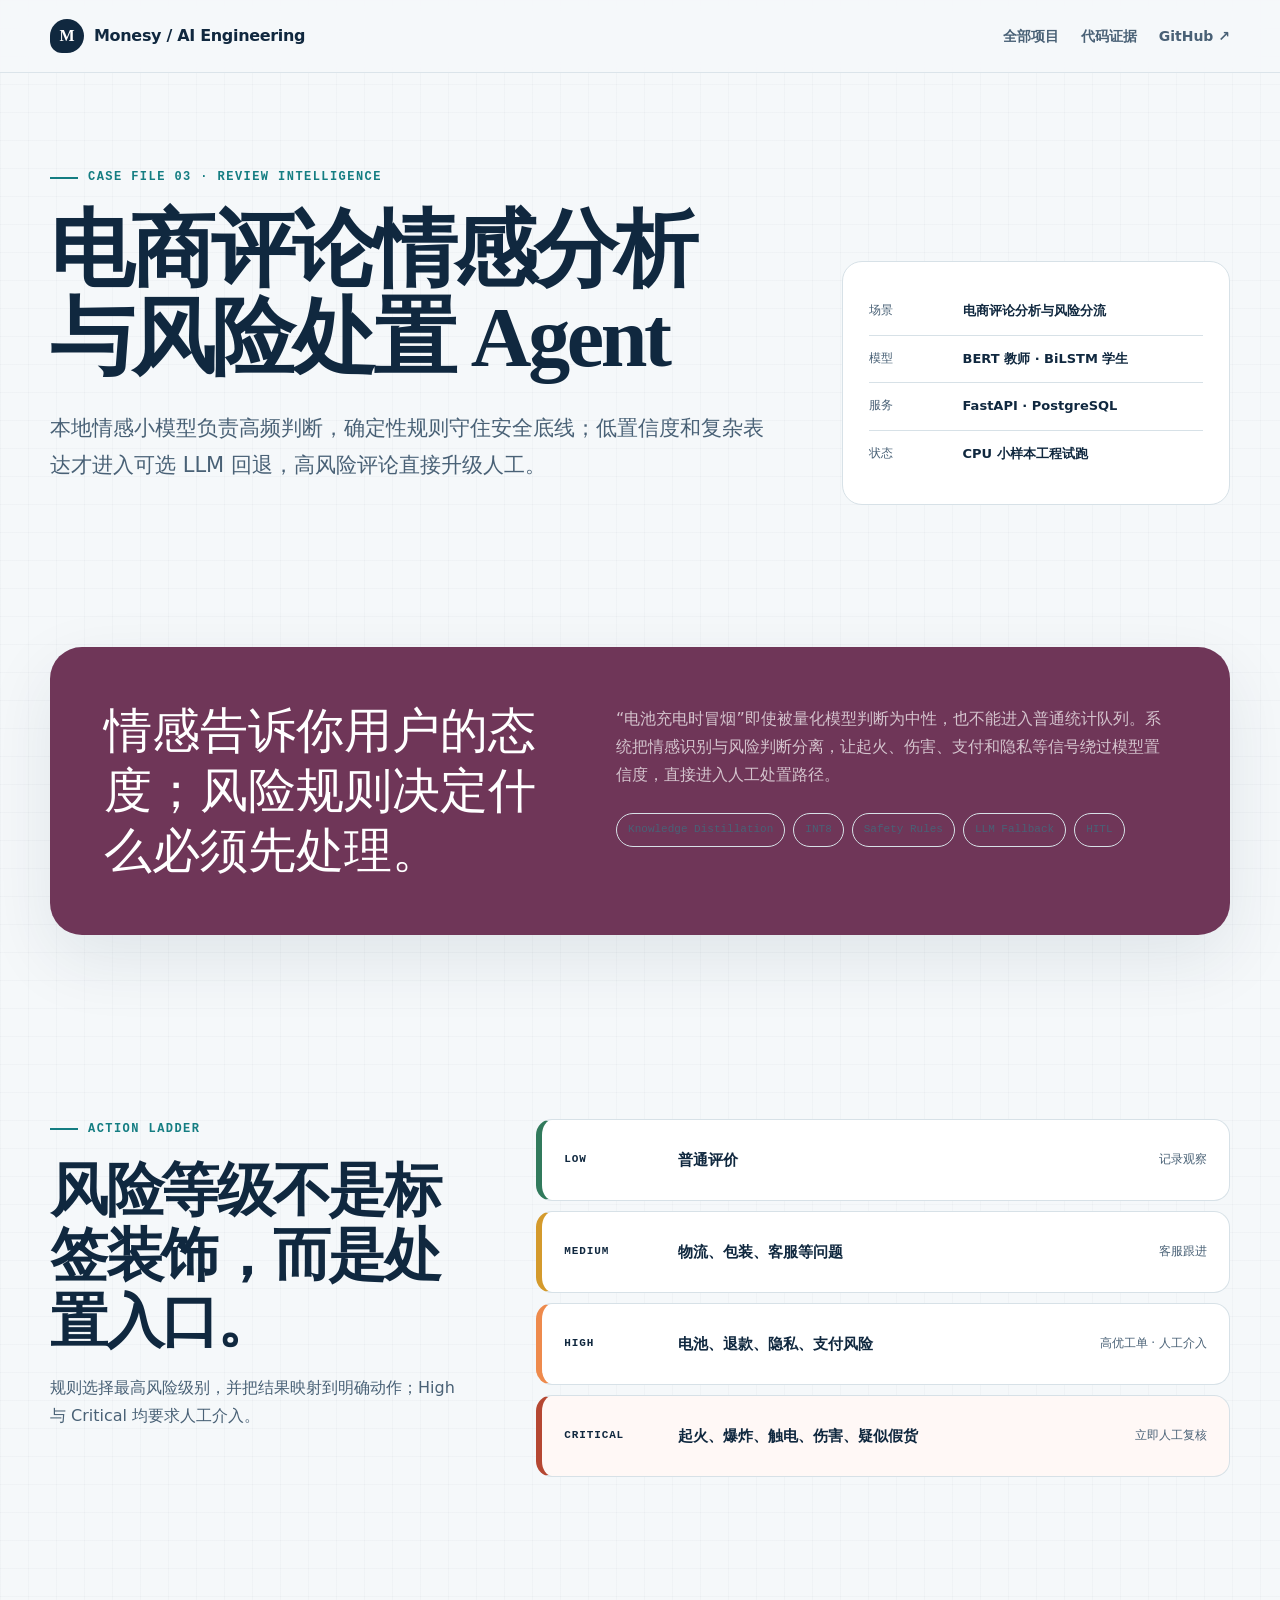
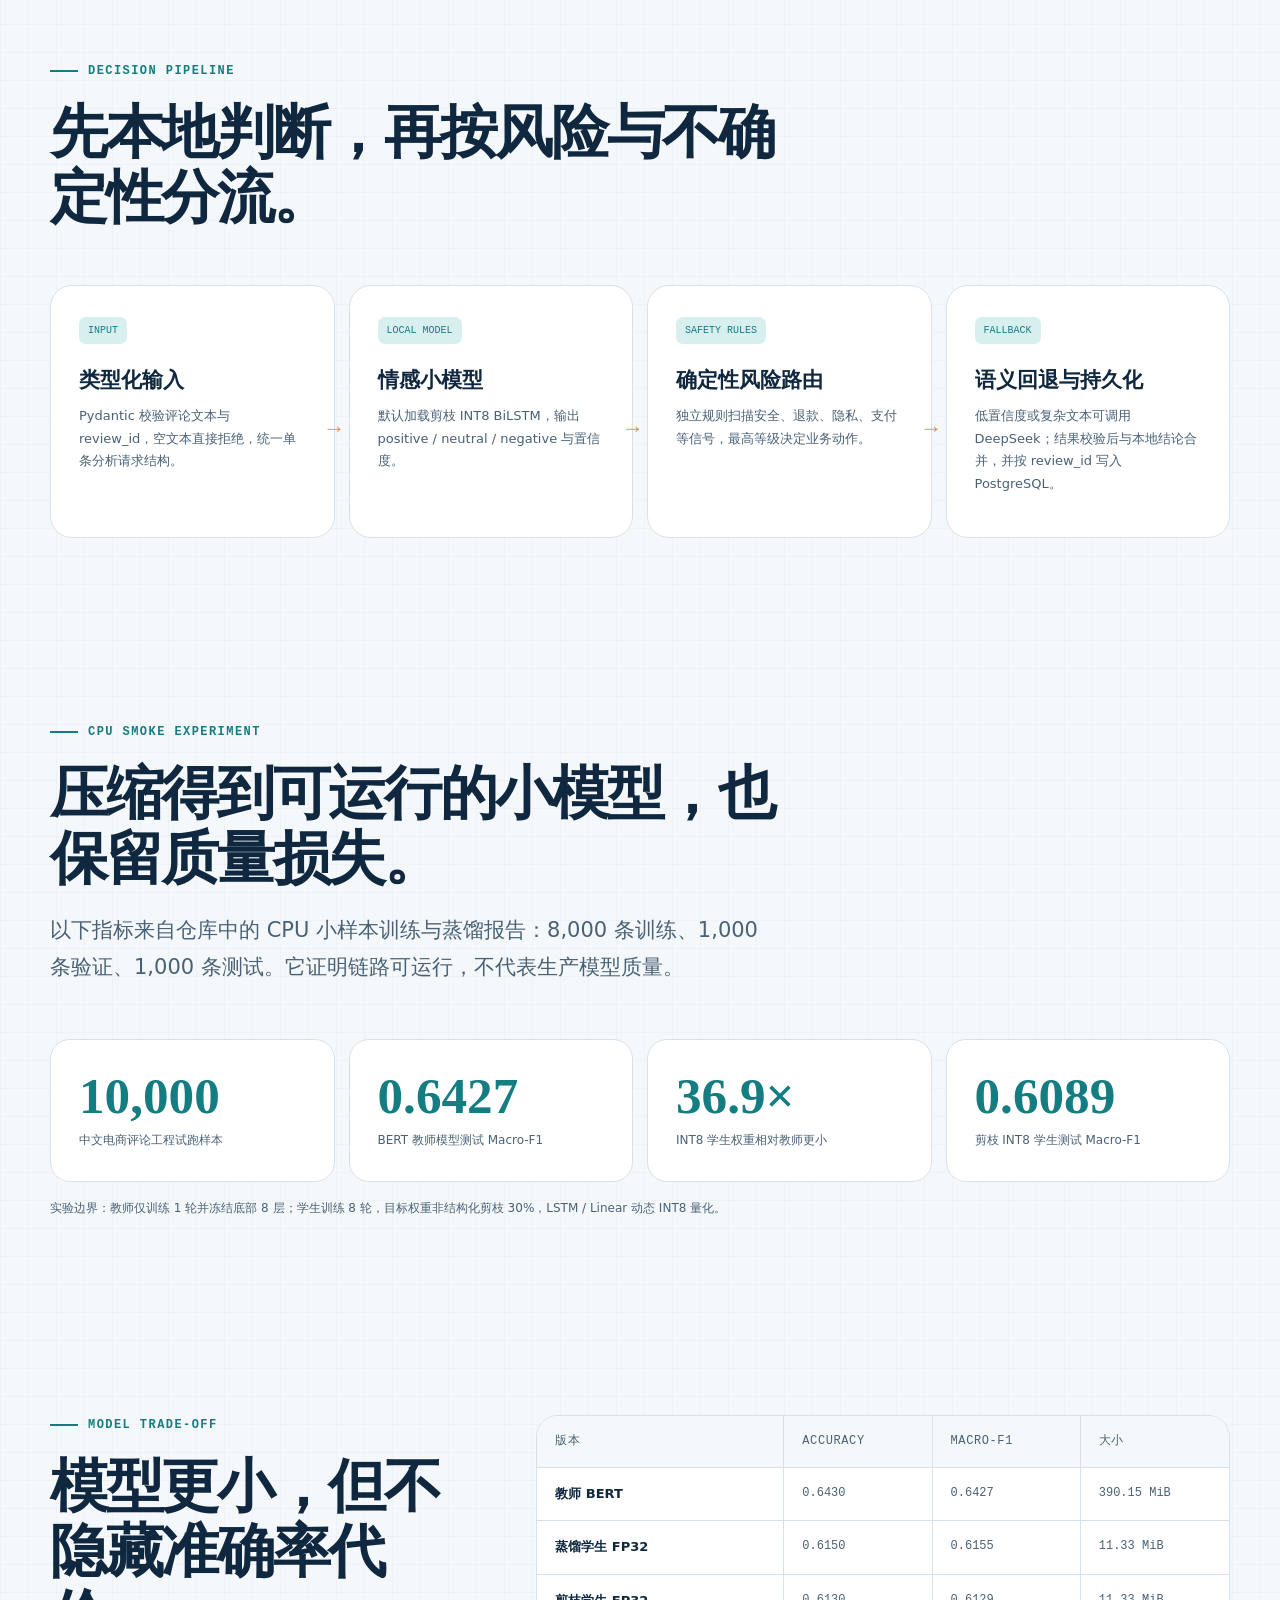
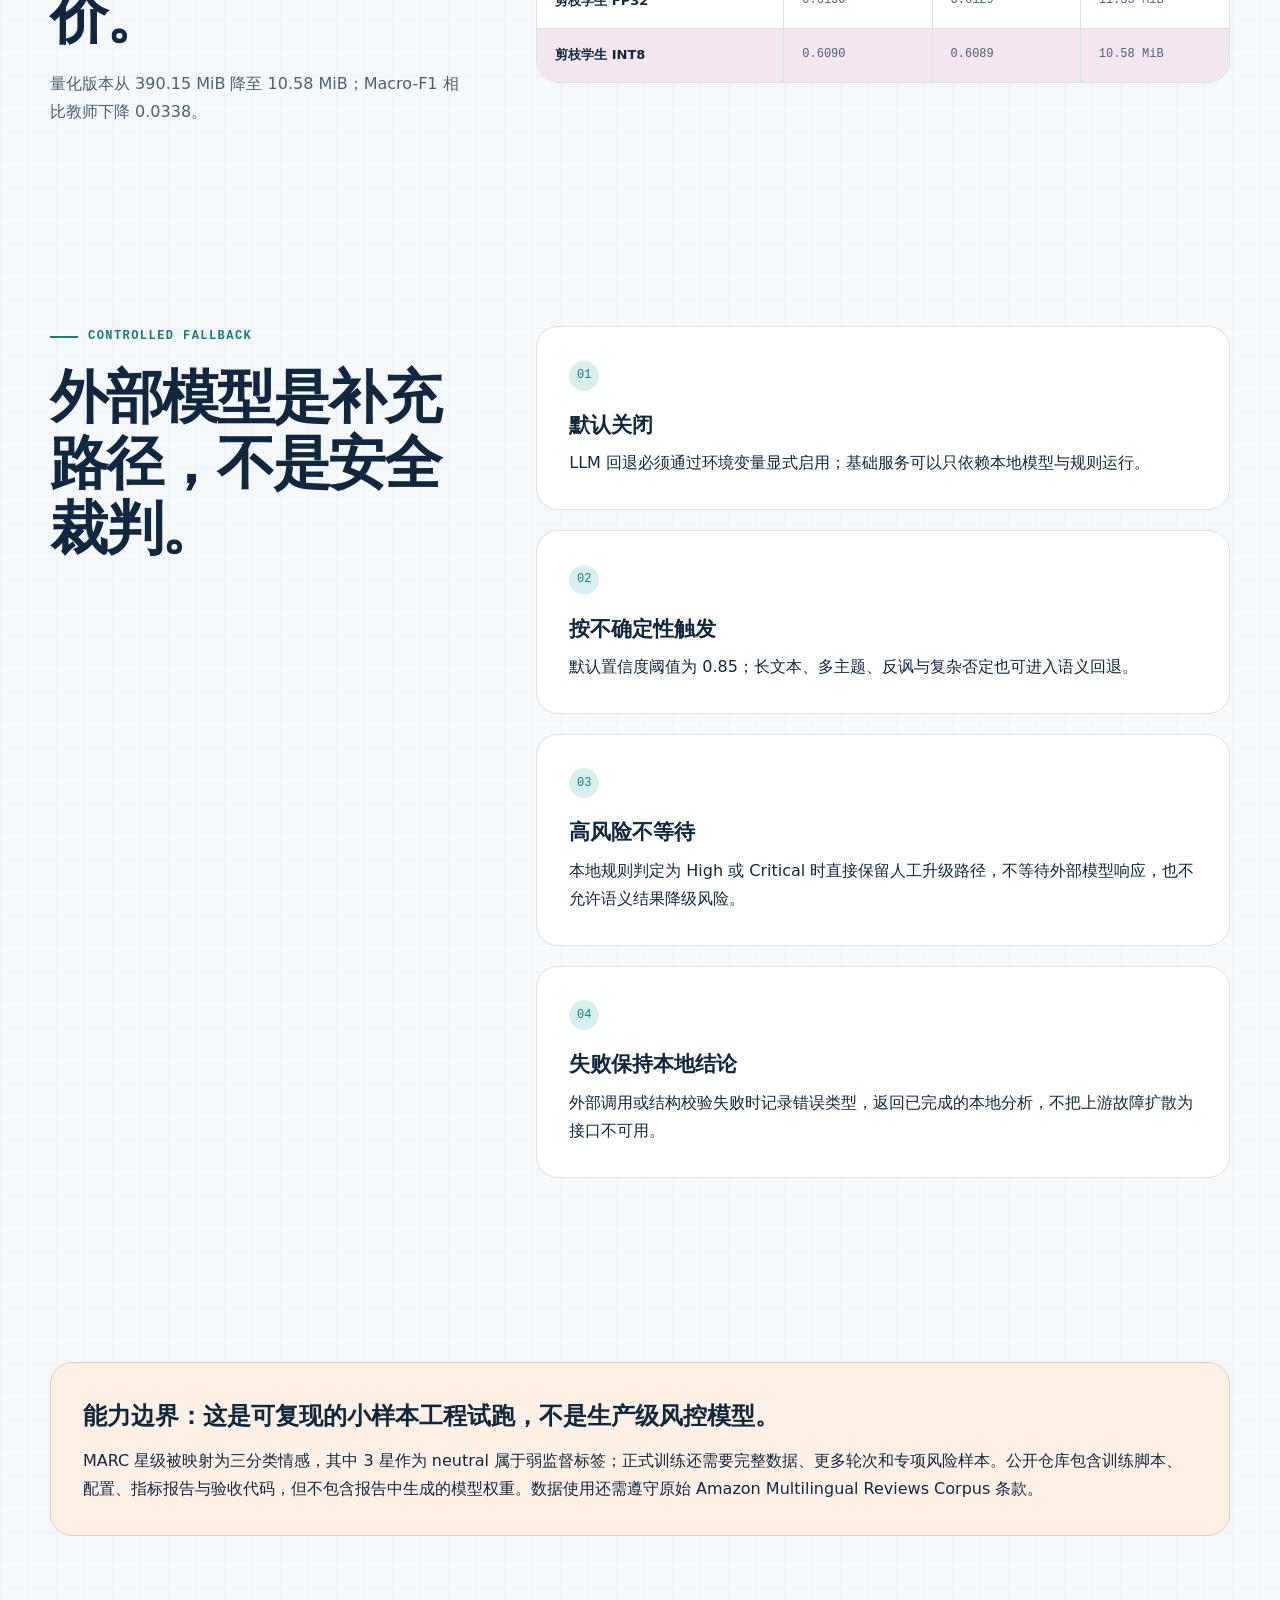
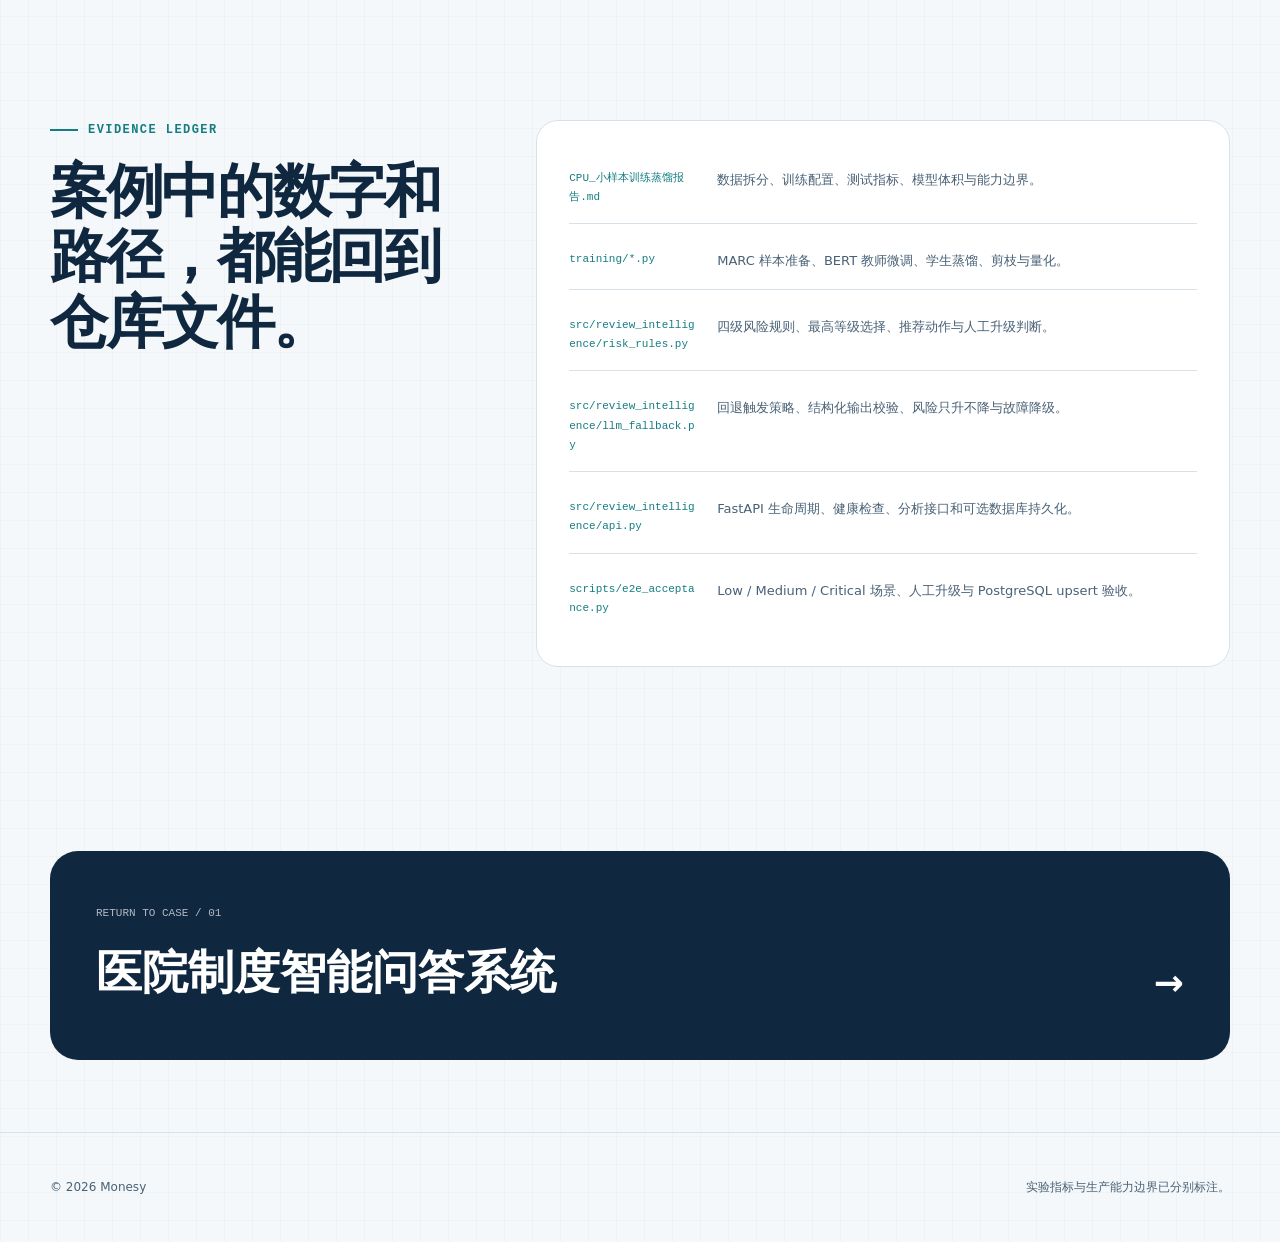
<file: projects/review-intelligence.html>
<!doctype html>
<html lang="zh-CN">
<head>
  <meta charset="utf-8">
  <meta name="viewport" content="width=device-width, initial-scale=1">
  <meta name="description" content="电商评论情感分析与风险处置 Agent 案例：BERT 蒸馏、BiLSTM INT8、本地风险规则、LLM 回退与人工升级。">
  <meta name="theme-color" content="#6f3658">
  <title>电商评论情感分析与风险处置 Agent · Monesy</title>
  <link rel="stylesheet" href="../styles.css">
  <script src="../script.js" defer></script>
</head>
<body>
  <a class="skip-link" href="#main">跳到主要内容</a>
  <header class="site-header">
    <nav class="nav" aria-label="主导航">
      <a class="brand" href="../index.html"><span class="brand-mark" aria-hidden="true">M</span><span>Monesy / AI Engineering</span></a>
      <div class="nav-links"><a href="../index.html#work">全部项目</a><a href="#evidence">代码证据</a><a href="https://github.com/MonesyV/E_Feedback_agent_bert" target="_blank" rel="noreferrer">GitHub ↗</a></div>
    </nav>
  </header>

  <main id="main">
    <section class="case-hero">
      <div class="container case-hero-grid">
        <div data-reveal>
          <p class="eyebrow">Case file 03 · Review intelligence</p>
          <h1>电商评论情感分析与风险处置 Agent</h1>
          <p class="lead">本地情感小模型负责高频判断，确定性规则守住安全底线；低置信度和复杂表达才进入可选 LLM 回退，高风险评论直接升级人工。</p>
        </div>
        <aside class="case-meta" data-reveal>
          <dl>
            <div><dt>场景</dt><dd>电商评论分析与风险分流</dd></div>
            <div><dt>模型</dt><dd>BERT 教师 · BiLSTM 学生</dd></div>
            <div><dt>服务</dt><dd>FastAPI · PostgreSQL</dd></div>
            <div><dt>状态</dt><dd>CPU 小样本工程试跑</dd></div>
          </dl>
        </aside>
      </div>
    </section>

    <section class="section-tight">
      <div class="container case-banner" data-reveal style="background:var(--plum)">
        <div class="case-banner-grid">
          <blockquote>情感告诉你用户的态度；风险规则决定什么必须先处理。</blockquote>
          <div>
            <p>“电池充电时冒烟”即使被量化模型判断为中性，也不能进入普通统计队列。系统把情感识别与风险判断分离，让起火、伤害、支付和隐私等信号绕过模型置信度，直接进入人工处置路径。</p>
            <ul class="tag-list"><li>Knowledge Distillation</li><li>INT8</li><li>Safety Rules</li><li>LLM Fallback</li><li>HITL</li></ul>
          </div>
        </div>
      </div>
    </section>

    <section class="section">
      <div class="container content-grid">
        <div class="sticky-title" data-reveal>
          <p class="eyebrow">Action ladder</p>
          <h2>风险等级不是标签装饰，而是处置入口。</h2>
          <p class="text-muted">规则选择最高风险级别，并把结果映射到明确动作；High 与 Critical 均要求人工介入。</p>
        </div>
        <div class="risk-ladder" data-reveal>
          <article class="risk-step low"><span>LOW</span><strong>普通评价</strong><em>记录观察</em></article>
          <article class="risk-step medium"><span>MEDIUM</span><strong>物流、包装、客服等问题</strong><em>客服跟进</em></article>
          <article class="risk-step high"><span>HIGH</span><strong>电池、退款、隐私、支付风险</strong><em>高优工单 · 人工介入</em></article>
          <article class="risk-step critical"><span>CRITICAL</span><strong>起火、爆炸、触电、伤害、疑似假货</strong><em>立即人工复核</em></article>
        </div>
      </div>
    </section>

    <section class="section-tight">
      <div class="container">
        <div class="section-heading" data-reveal>
          <p class="eyebrow">Decision pipeline</p>
          <h2>先本地判断，再按风险与不确定性分流。</h2>
        </div>
        <div class="architecture four-up">
          <article data-reveal><span class="chip">INPUT</span><h3>类型化输入</h3><p>Pydantic 校验评论文本与 review_id，空文本直接拒绝，统一单条分析请求结构。</p></article>
          <article data-reveal><span class="chip">LOCAL MODEL</span><h3>情感小模型</h3><p>默认加载剪枝 INT8 BiLSTM，输出 positive / neutral / negative 与置信度。</p></article>
          <article data-reveal><span class="chip">SAFETY RULES</span><h3>确定性风险路由</h3><p>独立规则扫描安全、退款、隐私、支付等信号，最高等级决定业务动作。</p></article>
          <article data-reveal><span class="chip">FALLBACK</span><h3>语义回退与持久化</h3><p>低置信度或复杂文本可调用 DeepSeek；结果校验后与本地结论合并，并按 review_id 写入 PostgreSQL。</p></article>
        </div>
      </div>
    </section>

    <section class="section">
      <div class="container">
        <div class="section-heading" data-reveal>
          <p class="eyebrow">CPU smoke experiment</p>
          <h2>压缩得到可运行的小模型，也保留质量损失。</h2>
          <p class="lead">以下指标来自仓库中的 CPU 小样本训练与蒸馏报告：8,000 条训练、1,000 条验证、1,000 条测试。它证明链路可运行，不代表生产模型质量。</p>
        </div>
        <div class="metric-grid four-up">
          <article class="metric-card" data-reveal><strong>10,000</strong><span>中文电商评论工程试跑样本</span></article>
          <article class="metric-card" data-reveal><strong>0.6427</strong><span>BERT 教师模型测试 Macro-F1</span></article>
          <article class="metric-card" data-reveal><strong>36.9×</strong><span>INT8 学生权重相对教师更小</span></article>
          <article class="metric-card" data-reveal><strong>0.6089</strong><span>剪枝 INT8 学生测试 Macro-F1</span></article>
        </div>
        <p class="metric-note">实验边界：教师仅训练 1 轮并冻结底部 8 层；学生训练 8 轮，目标权重非结构化剪枝 30%，LSTM / Linear 动态 INT8 量化。</p>
      </div>
    </section>

    <section class="section-tight">
      <div class="container content-grid">
        <div class="sticky-title" data-reveal>
          <p class="eyebrow">Model trade-off</p>
          <h2>模型更小，但不隐藏准确率代价。</h2>
          <p class="text-muted">量化版本从 390.15 MiB 降至 10.58 MiB；Macro-F1 相比教师下降 0.0338。</p>
        </div>
        <div class="comparison-table" data-reveal aria-label="模型测试指标与文件体积对比">
          <div class="comparison-row header"><span>版本</span><span>Accuracy</span><span>Macro-F1</span><span>大小</span></div>
          <div class="comparison-row"><strong>教师 BERT</strong><span>0.6430</span><span>0.6427</span><span>390.15 MiB</span></div>
          <div class="comparison-row"><strong>蒸馏学生 FP32</strong><span>0.6150</span><span>0.6155</span><span>11.33 MiB</span></div>
          <div class="comparison-row"><strong>剪枝学生 FP32</strong><span>0.6130</span><span>0.6129</span><span>11.33 MiB</span></div>
          <div class="comparison-row highlight"><strong>剪枝学生 INT8</strong><span>0.6090</span><span>0.6089</span><span>10.58 MiB</span></div>
        </div>
      </div>
    </section>

    <section class="section">
      <div class="container content-grid">
        <div class="sticky-title" data-reveal>
          <p class="eyebrow">Controlled fallback</p>
          <h2>外部模型是补充路径，不是安全裁判。</h2>
        </div>
        <div class="content-stack">
          <article class="content-card" data-reveal><span class="number">01</span><h3>默认关闭</h3><p>LLM 回退必须通过环境变量显式启用；基础服务可以只依赖本地模型与规则运行。</p></article>
          <article class="content-card" data-reveal><span class="number">02</span><h3>按不确定性触发</h3><p>默认置信度阈值为 0.85；长文本、多主题、反讽与复杂否定也可进入语义回退。</p></article>
          <article class="content-card" data-reveal><span class="number">03</span><h3>高风险不等待</h3><p>本地规则判定为 High 或 Critical 时直接保留人工升级路径，不等待外部模型响应，也不允许语义结果降级风险。</p></article>
          <article class="content-card" data-reveal><span class="number">04</span><h3>失败保持本地结论</h3><p>外部调用或结构校验失败时记录错误类型，返回已完成的本地分析，不把上游故障扩散为接口不可用。</p></article>
        </div>
      </div>
    </section>

    <section class="section-tight">
      <div class="container boundary" data-reveal>
        <strong>能力边界：这是可复现的小样本工程试跑，不是生产级风控模型。</strong>
        <p>MARC 星级被映射为三分类情感，其中 3 星作为 neutral 属于弱监督标签；正式训练还需要完整数据、更多轮次和专项风险样本。公开仓库包含训练脚本、配置、指标报告与验收代码，但不包含报告中生成的模型权重。数据使用还需遵守原始 Amazon Multilingual Reviews Corpus 条款。</p>
      </div>
    </section>

    <section class="section" id="evidence">
      <div class="container content-grid">
        <div class="sticky-title" data-reveal><p class="eyebrow">Evidence ledger</p><h2>案例中的数字和路径，都能回到仓库文件。</h2></div>
        <div class="content-card code-evidence" data-reveal>
          <div class="evidence-row"><code>CPU_小样本训练蒸馏报告.md</code><span>数据拆分、训练配置、测试指标、模型体积与能力边界。</span></div>
          <div class="evidence-row"><code>training/*.py</code><span>MARC 样本准备、BERT 教师微调、学生蒸馏、剪枝与量化。</span></div>
          <div class="evidence-row"><code>src/review_intelligence/risk_rules.py</code><span>四级风险规则、最高等级选择、推荐动作与人工升级判断。</span></div>
          <div class="evidence-row"><code>src/review_intelligence/llm_fallback.py</code><span>回退触发策略、结构化输出校验、风险只升不降与故障降级。</span></div>
          <div class="evidence-row"><code>src/review_intelligence/api.py</code><span>FastAPI 生命周期、健康检查、分析接口和可选数据库持久化。</span></div>
          <div class="evidence-row"><code>scripts/e2e_acceptance.py</code><span>Low / Medium / Critical 场景、人工升级与 PostgreSQL upsert 验收。</span></div>
        </div>
      </div>
    </section>

    <section class="section-tight">
      <div class="container next-case" data-reveal style="background:var(--ink)">
        <a href="policy-rag.html"><div><span>RETURN TO CASE / 01</span><strong>医院制度智能问答系统</strong></div><b aria-hidden="true">→</b></a>
      </div>
    </section>
  </main>

  <footer class="site-footer"><div class="container footer-inner"><span>© <span data-year></span> Monesy</span><span>实验指标与生产能力边界已分别标注。</span></div></footer>
</body>
</html>
</file>
<file: styles.css>
:root {
  --ink: #10283f;
  --ink-soft: #496176;
  --paper: #f5f8fa;
  --white: #ffffff;
  --line: #d7e1e7;
  --teal: #147d82;
  --teal-soft: #d8eff0;
  --blue: #4d68d9;
  --blue-soft: #e5e9fb;
  --plum: #6f3658;
  --plum-soft: #f4e6ef;
  --signal: #ee8a4c;
  --signal-soft: #fff0e6;
  --success: #317a5c;
  --critical: #b54732;
  --shadow: 0 24px 70px rgba(16, 40, 63, 0.09);
  --radius: 24px;
  --max: 1180px;
  --display: "Songti SC", "STSong", "Noto Serif SC", ui-serif, serif;
  --body: "Microsoft YaHei", "PingFang SC", "Noto Sans CJK SC", system-ui, sans-serif;
  --mono: "SFMono-Regular", Consolas, "Liberation Mono", monospace;
}

* { box-sizing: border-box; }
html { scroll-behavior: smooth; }
body {
  margin: 0;
  color: var(--ink);
  background:
    linear-gradient(rgba(16, 40, 63, 0.024) 1px, transparent 1px),
    linear-gradient(90deg, rgba(16, 40, 63, 0.024) 1px, transparent 1px),
    var(--paper);
  background-size: 28px 28px;
  font-family: var(--body);
  line-height: 1.75;
  text-rendering: optimizeLegibility;
}

a { color: inherit; }
img, svg { display: block; max-width: 100%; }
button { font: inherit; }

.skip-link {
  position: fixed;
  z-index: 100;
  top: 12px;
  left: 12px;
  padding: 10px 14px;
  color: var(--white);
  background: var(--ink);
  border-radius: 8px;
  transform: translateY(-160%);
}
.skip-link:focus { transform: translateY(0); }

.site-header {
  position: sticky;
  z-index: 30;
  top: 0;
  border-bottom: 1px solid rgba(215, 225, 231, 0.84);
  background: rgba(245, 248, 250, 0.9);
  backdrop-filter: blur(18px);
}

.nav {
  width: min(calc(100% - 40px), var(--max));
  min-height: 72px;
  margin: auto;
  display: flex;
  align-items: center;
  justify-content: space-between;
  gap: 24px;
}

.brand {
  display: inline-flex;
  align-items: center;
  gap: 10px;
  text-decoration: none;
  font-weight: 760;
  letter-spacing: -0.02em;
}

.brand-mark {
  width: 34px;
  height: 34px;
  display: grid;
  place-items: center;
  color: var(--white);
  background: var(--ink);
  border-radius: 50% 50% 50% 12px;
  font-family: var(--display);
}

.nav-links { display: flex; align-items: center; gap: 22px; }
.nav-links a {
  color: var(--ink-soft);
  text-decoration: none;
  font-size: 14px;
  font-weight: 650;
}
.nav-links a:hover, .nav-links a:focus-visible { color: var(--teal); }

.container { width: min(calc(100% - 40px), var(--max)); margin-inline: auto; }
.section { padding: 112px 0; }
.section-tight { padding: 72px 0; }
.eyebrow {
  display: flex;
  align-items: center;
  gap: 10px;
  margin: 0 0 18px;
  color: var(--teal);
  font-family: var(--mono);
  font-size: 12px;
  font-weight: 760;
  letter-spacing: 0.12em;
  text-transform: uppercase;
}
.eyebrow::before { content: ""; width: 28px; height: 2px; background: currentColor; }

h1, h2, h3, p { margin-top: 0; }
h1, h2, .display { font-family: var(--display); font-weight: 700; letter-spacing: -0.04em; }
h1 { max-width: 900px; margin-bottom: 28px; font-size: clamp(44px, 7.3vw, 92px); line-height: 1.05; }
h2 { margin-bottom: 20px; font-size: clamp(34px, 4.6vw, 58px); line-height: 1.13; }
h3 { margin-bottom: 10px; font-size: 21px; line-height: 1.35; }
.lead { max-width: 720px; color: var(--ink-soft); font-size: clamp(17px, 2vw, 21px); }
.text-muted { color: var(--ink-soft); }
.small { font-size: 13px; }
.mono { font-family: var(--mono); }

.hero { min-height: calc(100vh - 72px); padding: 108px 0 72px; display: grid; align-items: center; }
.hero-grid { display: grid; grid-template-columns: minmax(0, 1.55fr) minmax(280px, 0.65fr); gap: 70px; align-items: end; }
.hero .accent { color: var(--teal); }
.hero-aside { padding: 26px 0 8px 28px; border-left: 1px solid var(--line); }
.hero-aside strong { display: block; margin-bottom: 8px; font-family: var(--display); font-size: 27px; }
.hero-aside p { color: var(--ink-soft); font-size: 14px; }
.hero-actions { display: flex; flex-wrap: wrap; gap: 12px; margin-top: 38px; }

.button {
  min-height: 48px;
  display: inline-flex;
  align-items: center;
  justify-content: center;
  gap: 10px;
  padding: 11px 20px;
  border: 1px solid var(--ink);
  border-radius: 999px;
  background: var(--ink);
  color: var(--white);
  text-decoration: none;
  font-size: 14px;
  font-weight: 720;
  transition: transform 180ms ease, background 180ms ease, color 180ms ease;
}
.button:hover { transform: translateY(-2px); }
.button.secondary { color: var(--ink); background: transparent; }
.button.secondary:hover { background: var(--white); }
.button.light { color: var(--ink); background: var(--white); border-color: var(--white); }

.proof-strip {
  display: grid;
  grid-template-columns: repeat(3, 1fr);
  border: 1px solid var(--line);
  border-radius: var(--radius);
  background: rgba(255, 255, 255, 0.75);
  box-shadow: var(--shadow);
  overflow: hidden;
}
.proof-item { min-height: 156px; padding: 26px; border-right: 1px solid var(--line); }
.proof-item:last-child { border-right: 0; }
.proof-item span { color: var(--teal); font-family: var(--mono); font-size: 12px; }
.proof-item strong { display: block; margin: 8px 0 4px; font-family: var(--display); font-size: 24px; }
.proof-item p { margin: 0; color: var(--ink-soft); font-size: 13px; }

.section-heading { max-width: 760px; margin-bottom: 54px; }
.work-list { display: grid; gap: 28px; }
.work-card {
  position: relative;
  display: grid;
  grid-template-columns: 0.78fr 1.22fr;
  min-height: 520px;
  border: 1px solid var(--line);
  border-radius: 32px;
  background: var(--white);
  box-shadow: var(--shadow);
  overflow: hidden;
}
.work-card:nth-child(even) { grid-template-columns: 1.22fr 0.78fr; }
.work-card:nth-child(even) .work-visual { order: 2; }
.work-visual {
  min-height: 380px;
  padding: 34px;
  background: var(--ink);
  color: var(--white);
  display: flex;
  flex-direction: column;
  justify-content: space-between;
  overflow: hidden;
}
.work-card:nth-child(even) .work-visual { background: #264760; }
.work-card.review-card .work-visual { background: var(--plum); }
.work-index { color: rgba(255,255,255,.56); font-family: var(--mono); font-size: 12px; letter-spacing: .1em; }
.work-visual .display { max-width: 420px; font-size: clamp(34px, 4.3vw, 58px); line-height: 1.08; }
.work-body { padding: clamp(34px, 6vw, 72px); align-self: center; }
.work-body h3 { font-family: var(--display); font-size: clamp(29px, 3vw, 43px); }
.work-body > p { max-width: 590px; color: var(--ink-soft); }
.tag-list { display: flex; flex-wrap: wrap; gap: 8px; margin: 24px 0 30px; padding: 0; list-style: none; }
.tag-list li { padding: 6px 11px; border: 1px solid var(--line); border-radius: 999px; color: var(--ink-soft); font-family: var(--mono); font-size: 11px; }

.route-mini { display: grid; gap: 9px; }
.route-mini span { position: relative; display: block; padding: 10px 12px 10px 28px; border: 1px solid rgba(255,255,255,.16); border-radius: 10px; font-size: 12px; }
.route-mini span::before { content: ""; position: absolute; left: 11px; top: 50%; width: 6px; height: 6px; border-radius: 50%; background: var(--signal); transform: translateY(-50%); }
.label-cloud { display: flex; flex-wrap: wrap; gap: 8px; align-content: flex-end; }
.label-cloud span { padding: 7px 10px; border: 1px solid rgba(255,255,255,.23); border-radius: 8px; font-size: 11px; }
.label-cloud .negative { color: #ffd4c0; border-color: rgba(238,138,76,.6); }

.risk-mini { display: grid; gap: 6px; }
.risk-mini span {
  display: flex;
  align-items: center;
  justify-content: space-between;
  gap: 16px;
  padding: 8px 11px;
  border: 1px solid rgba(255,255,255,.18);
  border-radius: 8px;
  font-family: var(--mono);
  font-size: 10px;
}
.risk-mini span::after { content: ""; width: 34px; height: 4px; border-radius: 999px; background: rgba(255,255,255,.28); }
.risk-mini [data-level="medium"]::after { width: 54px; background: #efbf67; }
.risk-mini [data-level="high"]::after { width: 74px; background: var(--signal); }
.risk-mini [data-level="critical"]::after { width: 94px; background: #ff8e7c; }

.ethics-block { display: grid; grid-template-columns: .9fr 1.1fr; border-radius: 32px; overflow: hidden; background: var(--teal); color: var(--white); }
.ethics-intro { padding: clamp(38px, 6vw, 70px); }
.ethics-intro h2 { max-width: 470px; }
.ethics-list { margin: 0; padding: 0; list-style: none; display: grid; grid-template-columns: repeat(2, 1fr); background: rgba(255,255,255,.08); }
.ethics-list li { padding: 34px; border-left: 1px solid rgba(255,255,255,.16); border-bottom: 1px solid rgba(255,255,255,.16); }
.ethics-list strong { display: block; margin-bottom: 8px; font-family: var(--display); font-size: 21px; }
.ethics-list p { margin: 0; color: rgba(255,255,255,.74); font-size: 13px; }

.case-hero { padding: 94px 0 70px; }
.case-hero-grid { display: grid; grid-template-columns: minmax(0, 1.3fr) minmax(280px, .7fr); gap: 70px; align-items: end; }
.case-hero h1 { font-size: clamp(46px, 6.7vw, 84px); }
.case-meta { padding: 26px; border: 1px solid var(--line); border-radius: 20px; background: var(--white); }
.case-meta dl { margin: 0; }
.case-meta div { display: grid; grid-template-columns: 82px 1fr; gap: 12px; padding: 12px 0; border-bottom: 1px solid var(--line); }
.case-meta div:last-child { border-bottom: 0; }
.case-meta dt { color: var(--ink-soft); font-size: 12px; }
.case-meta dd { margin: 0; font-size: 13px; font-weight: 650; }

.case-banner { padding: 54px; border-radius: 32px; background: var(--ink); color: var(--white); box-shadow: var(--shadow); }
.case-banner-grid { display: grid; grid-template-columns: .9fr 1.1fr; gap: 54px; align-items: center; }
.case-banner blockquote { margin: 0; font-family: var(--display); font-size: clamp(28px, 4vw, 48px); line-height: 1.25; }
.case-banner p { color: rgba(255,255,255,.7); }

.content-grid { display: grid; grid-template-columns: minmax(0, .75fr) minmax(0, 1.25fr); gap: 70px; align-items: start; }
.sticky-title { position: sticky; top: 112px; }
.content-stack { display: grid; gap: 20px; }
.content-card { padding: 32px; border: 1px solid var(--line); border-radius: 22px; background: var(--white); }
.content-card p:last-child { margin-bottom: 0; }
.content-card .number { display: inline-grid; width: 30px; height: 30px; place-items: center; margin-bottom: 20px; border-radius: 50%; background: var(--teal-soft); color: var(--teal); font-family: var(--mono); font-size: 12px; }

.route-demo { padding: 34px; border: 1px solid var(--line); border-radius: 28px; background: var(--white); box-shadow: var(--shadow); }
.route-controls { display: flex; flex-wrap: wrap; gap: 8px; margin-bottom: 28px; }
.route-controls button { padding: 9px 14px; border: 1px solid var(--line); border-radius: 999px; color: var(--ink-soft); background: var(--paper); cursor: pointer; }
.route-controls button[aria-pressed="true"] { color: var(--white); border-color: var(--teal); background: var(--teal); }
.route-track { display: grid; grid-template-columns: repeat(5, 1fr); gap: 10px; }
.route-stage { min-height: 110px; padding: 16px; border: 1px solid var(--line); border-radius: 15px; color: var(--ink-soft); background: var(--paper); opacity: .4; transition: opacity 180ms ease, transform 180ms ease, border-color 180ms ease; }
.route-stage.is-active { opacity: 1; transform: translateY(-4px); border-color: var(--teal); }
.route-stage span { display: block; margin-bottom: 8px; color: var(--teal); font-family: var(--mono); font-size: 10px; }
.route-stage strong { font-size: 13px; }
.route-result { min-height: 52px; margin: 24px 0 0; padding: 15px 17px; border-left: 3px solid var(--signal); background: var(--signal-soft); font-size: 13px; }

.metric-grid { display: grid; grid-template-columns: repeat(3, 1fr); gap: 14px; }
.metric-grid.four-up { grid-template-columns: repeat(4, 1fr); }
.metric-card { padding: 28px; border: 1px solid var(--line); border-radius: 20px; background: var(--white); }
.metric-card strong { display: block; color: var(--teal); font-family: var(--display); font-size: clamp(34px, 4vw, 52px); line-height: 1.1; }
.metric-card span { color: var(--ink-soft); font-size: 12px; }
.metric-note { margin-top: 16px; color: var(--ink-soft); font-size: 12px; }

.architecture { display: grid; grid-template-columns: repeat(3, 1fr); gap: 14px; }
.architecture.four-up { grid-template-columns: repeat(4, 1fr); }
.architecture article { position: relative; min-height: 240px; padding: 28px; border-radius: 22px; background: var(--white); border: 1px solid var(--line); }
.architecture article::after { content: "→"; position: absolute; top: 50%; right: -20px; z-index: 2; width: 26px; color: var(--signal); font-family: var(--mono); font-size: 22px; }
.architecture article:last-child::after { display: none; }
.architecture .chip { display: inline-block; margin-bottom: 22px; padding: 5px 9px; border-radius: 7px; color: var(--teal); background: var(--teal-soft); font-family: var(--mono); font-size: 10px; }
.architecture p { color: var(--ink-soft); font-size: 13px; }

.risk-ladder { display: grid; gap: 10px; }
.risk-step {
  display: grid;
  grid-template-columns: 92px 1fr auto;
  align-items: center;
  gap: 22px;
  min-height: 82px;
  padding: 18px 22px;
  border: 1px solid var(--line);
  border-left-width: 6px;
  border-radius: 16px;
  background: var(--white);
}
.risk-step span { font-family: var(--mono); font-size: 11px; font-weight: 760; letter-spacing: .08em; }
.risk-step strong { font-size: 15px; }
.risk-step em { color: var(--ink-soft); font-size: 12px; font-style: normal; text-align: right; }
.risk-step.low { border-left-color: var(--success); }
.risk-step.medium { border-left-color: #d49a2c; }
.risk-step.high { border-left-color: var(--signal); }
.risk-step.critical { border-left-color: var(--critical); background: #fff8f6; }

.comparison-table { border: 1px solid var(--line); border-radius: 22px; background: var(--white); overflow: hidden; }
.comparison-row { display: grid; grid-template-columns: 1.25fr repeat(3, .75fr); border-bottom: 1px solid var(--line); }
.comparison-row:last-child { border-bottom: 0; }
.comparison-row > * { padding: 15px 18px; border-right: 1px solid var(--line); }
.comparison-row > *:last-child { border-right: 0; }
.comparison-row.header { color: var(--ink-soft); background: var(--paper); font-family: var(--mono); font-size: 10px; letter-spacing: .06em; text-transform: uppercase; }
.comparison-row strong { font-size: 13px; }
.comparison-row span { color: var(--ink-soft); font-family: var(--mono); font-size: 12px; }
.comparison-row.highlight { background: var(--plum-soft); }

.label-matrix { display: grid; grid-template-columns: repeat(2, minmax(0,1fr)); border: 1px solid var(--line); border-radius: 22px; overflow: hidden; background: var(--white); }
.label-row { display: grid; grid-template-columns: 1fr auto auto; align-items: center; gap: 10px; padding: 15px 18px; border-right: 1px solid var(--line); border-bottom: 1px solid var(--line); }
.label-row:nth-child(even) { border-right: 0; }
.label-row span:first-child { font-weight: 680; }
.polarity { padding: 4px 8px; border-radius: 999px; font-size: 10px; }
.polarity.positive { color: var(--success); background: #e2f1e9; }
.polarity.negative { color: #a94f2f; background: var(--signal-soft); }

.boundary { padding: 32px; border: 1px solid #f1c6ad; border-radius: 22px; background: var(--signal-soft); }
.boundary strong { display: block; margin-bottom: 10px; font-family: var(--display); font-size: 24px; }
.boundary p:last-child { margin-bottom: 0; }

.code-evidence { display: grid; gap: 10px; }
.evidence-row { display: grid; grid-template-columns: 130px 1fr; gap: 18px; padding: 16px 0; border-bottom: 1px solid var(--line); }
.evidence-row:last-child { border-bottom: 0; }
.evidence-row code { color: var(--teal); font-family: var(--mono); font-size: 11px; word-break: break-word; }
.evidence-row span { color: var(--ink-soft); font-size: 13px; }

.next-case { padding: 46px; border-radius: 28px; color: var(--white); background: var(--blue); }
.next-case a { display: flex; align-items: end; justify-content: space-between; gap: 30px; text-decoration: none; }
.next-case span { color: rgba(255,255,255,.68); font-family: var(--mono); font-size: 11px; }
.next-case strong { display: block; margin-top: 8px; font-family: var(--display); font-size: clamp(28px, 4vw, 46px); }
.next-case b { font-size: 36px; }

.site-footer { padding: 44px 0; border-top: 1px solid var(--line); }
.footer-inner { display: flex; justify-content: space-between; gap: 24px; color: var(--ink-soft); font-size: 12px; }

[data-reveal] { opacity: 0; transform: translateY(18px); transition: opacity 560ms ease, transform 560ms ease; }
[data-reveal].is-visible { opacity: 1; transform: translateY(0); }

:focus-visible { outline: 3px solid rgba(77, 104, 217, .38); outline-offset: 4px; }

@media (max-width: 900px) {
  .hero-grid, .case-hero-grid, .content-grid, .case-banner-grid, .ethics-block { grid-template-columns: 1fr; gap: 38px; }
  .hero { min-height: auto; }
  .hero-aside { border-left: 0; border-top: 1px solid var(--line); padding: 24px 0 0; }
  .work-card, .work-card:nth-child(even) { grid-template-columns: 1fr; }
  .work-card:nth-child(even) .work-visual { order: 0; }
  .proof-strip, .metric-grid, .metric-grid.four-up, .architecture, .architecture.four-up { grid-template-columns: 1fr; }
  .proof-item { border-right: 0; border-bottom: 1px solid var(--line); }
  .proof-item:last-child { border-bottom: 0; }
  .ethics-list { min-height: 0; }
  .sticky-title { position: static; }
  .route-track { grid-template-columns: 1fr; }
  .route-stage { min-height: 0; }
  .architecture article::after { content: "↓"; top: auto; bottom: -25px; right: 50%; }
  .comparison-row { grid-template-columns: 1.25fr repeat(3, .75fr); }
}

@media (max-width: 620px) {
  .nav { width: min(calc(100% - 28px), var(--max)); }
  .nav-links { display: none; }
  .brand { font-size: 14px; }
  .container { width: min(calc(100% - 28px), var(--max)); }
  .section { padding: 82px 0; }
  .section-tight { padding: 52px 0; }
  .hero { padding-top: 74px; }
  h1 { font-size: 43px; }
  .work-visual, .work-body, .case-banner, .next-case { padding: 28px; }
  .work-card { border-radius: 24px; }
  .ethics-list { grid-template-columns: 1fr; }
  .ethics-list li { border-left: 0; }
  .label-matrix { grid-template-columns: 1fr; }
  .label-row, .label-row:nth-child(even) { border-right: 0; }
  .evidence-row { grid-template-columns: 1fr; gap: 4px; }
  .risk-step { grid-template-columns: 1fr; gap: 4px; }
  .risk-step em { text-align: left; }
  .comparison-table { overflow-x: auto; }
  .comparison-row { min-width: 620px; }
  .next-case a, .footer-inner { align-items: flex-start; flex-direction: column; }
}

@media (prefers-reduced-motion: reduce) {
  html { scroll-behavior: auto; }
  *, *::before, *::after { animation-duration: .01ms !important; animation-iteration-count: 1 !important; transition-duration: .01ms !important; }
}
</file>
